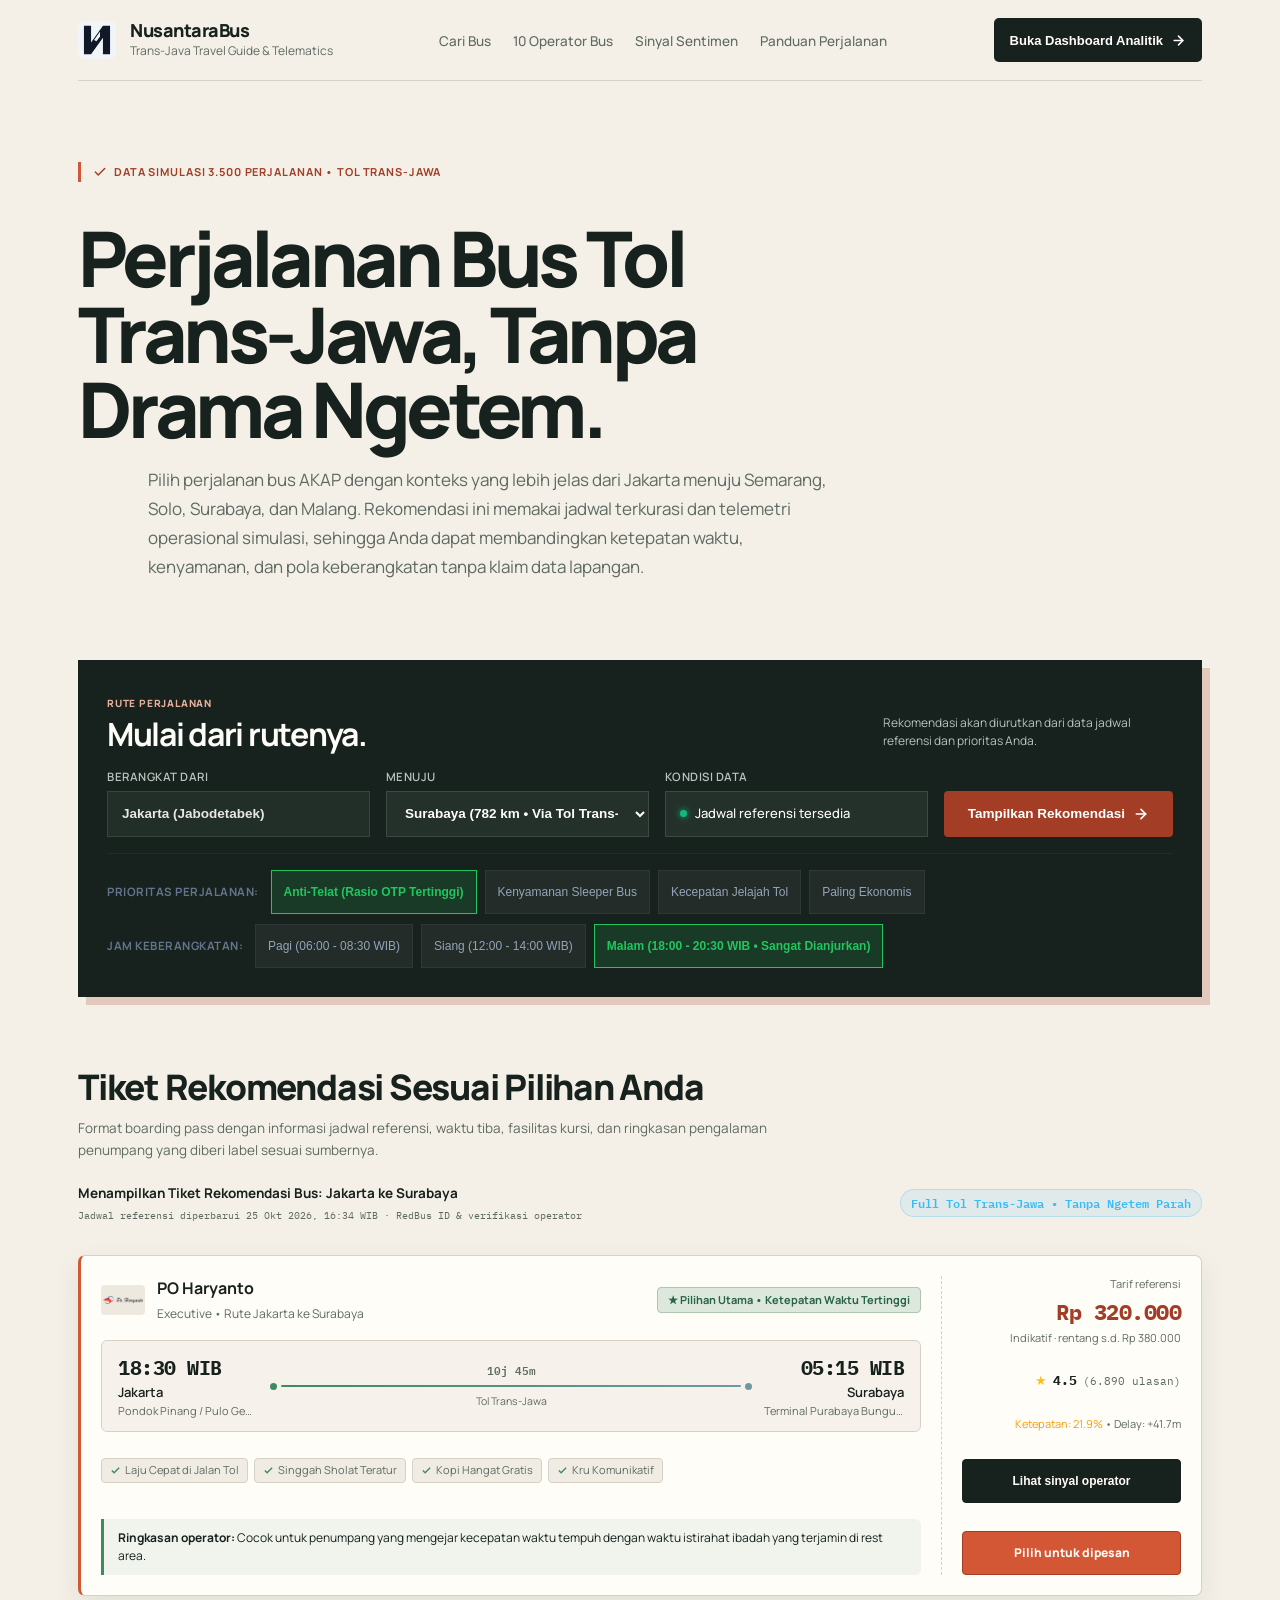
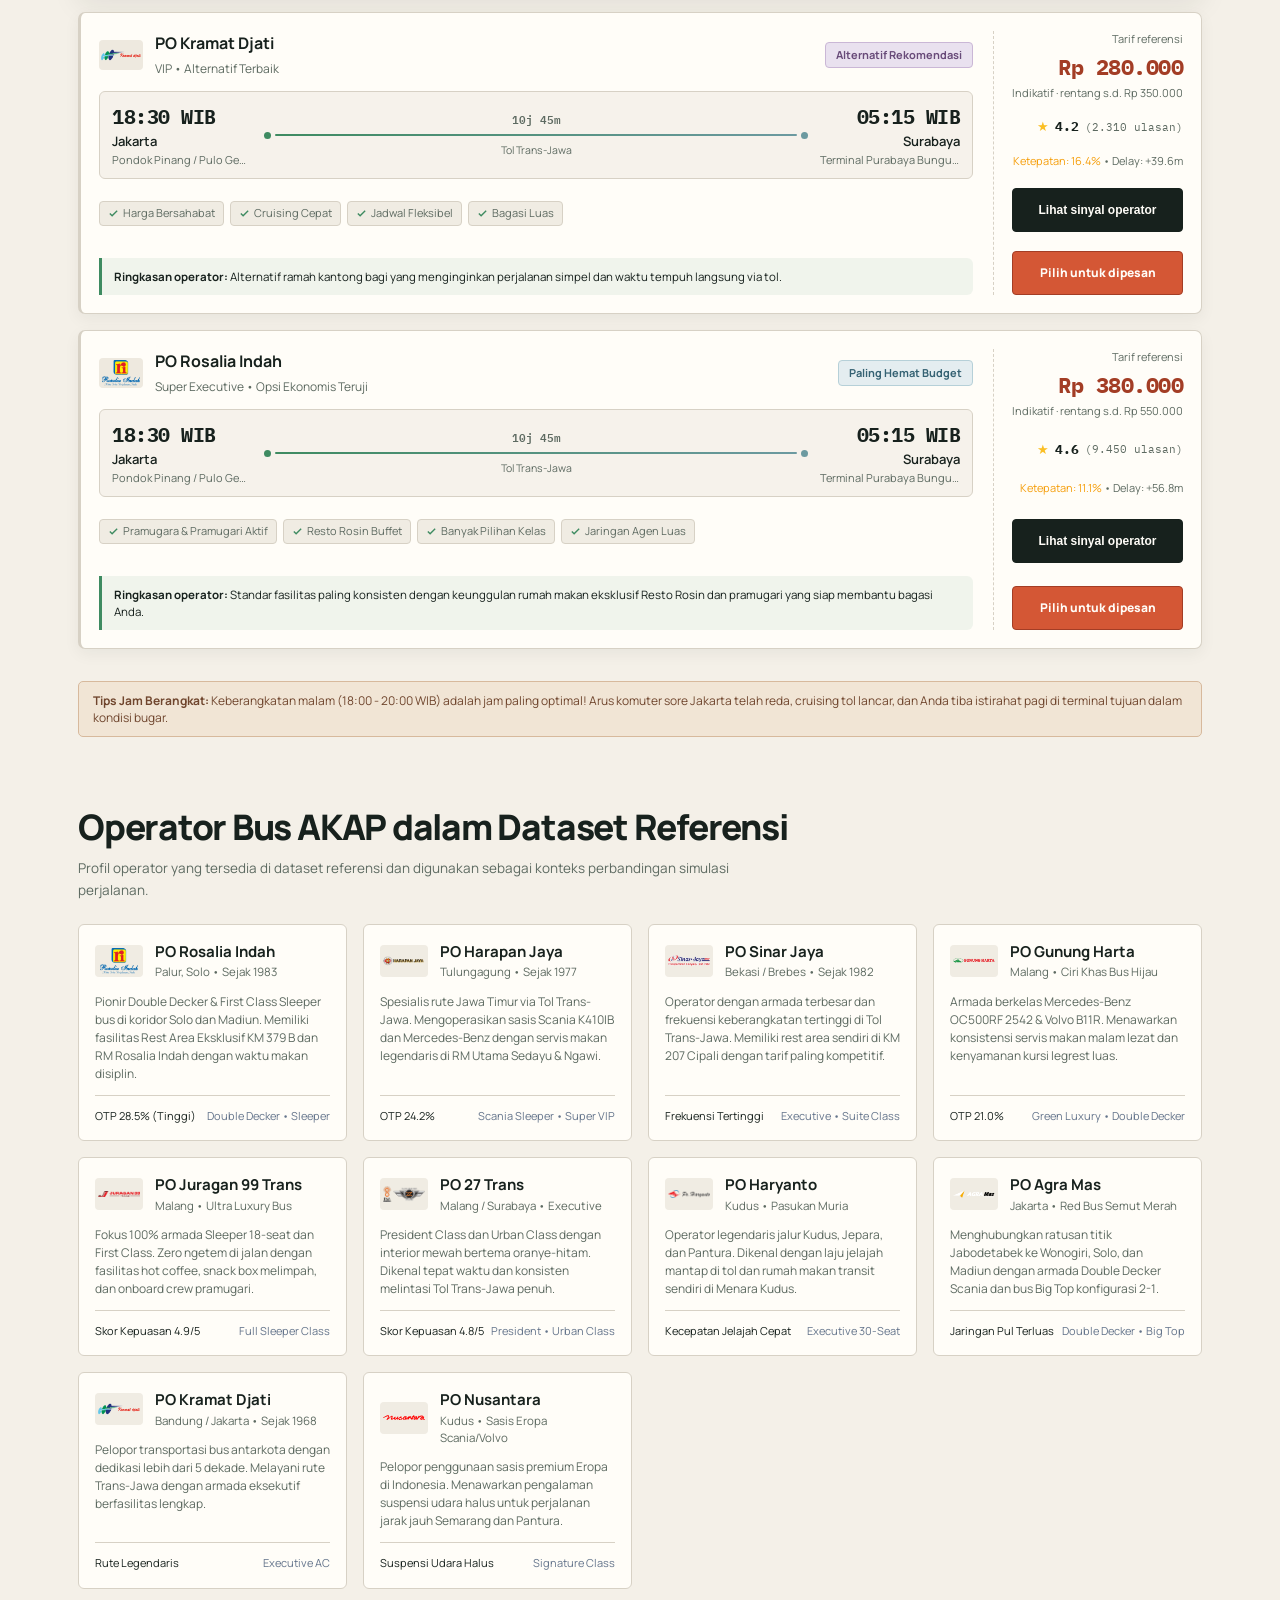
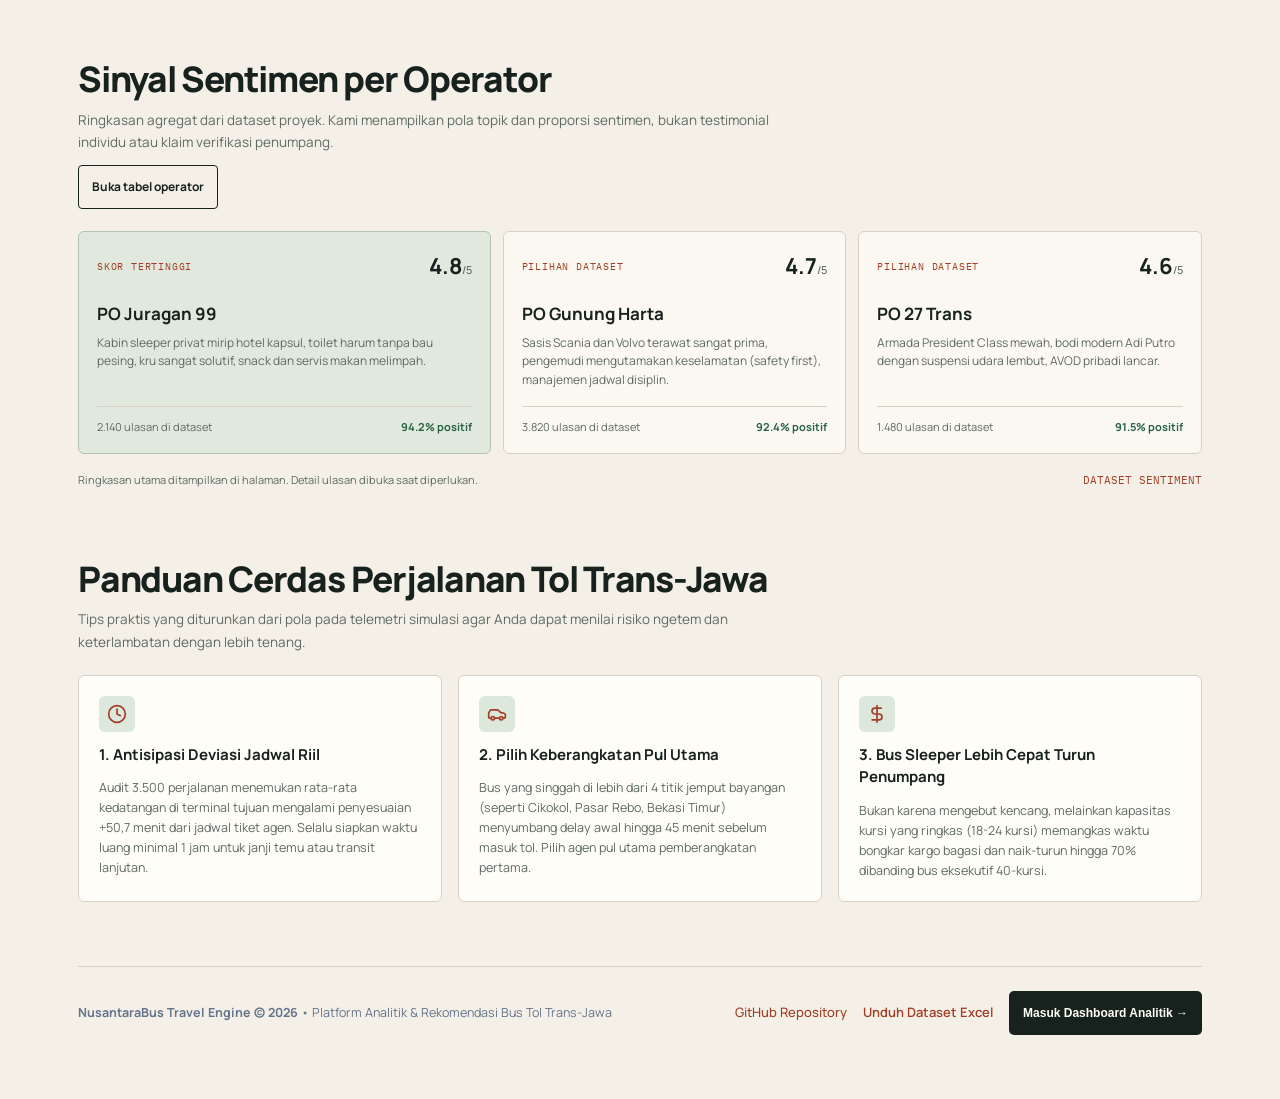
<file: index.html>
<!DOCTYPE html>
<html lang="id">
<head>
  <meta charset="UTF-8">
  <meta name="viewport" content="width=device-width, initial-scale=1.0">
  <meta http-equiv="refresh" content="0; url=landing.html">
  <title>NusantaraBus</title>
</head>
<body>
  <p>Membuka <a href="landing.html">halaman penumpang NusantaraBus</a>...</p>
</body>
</html>
</file>
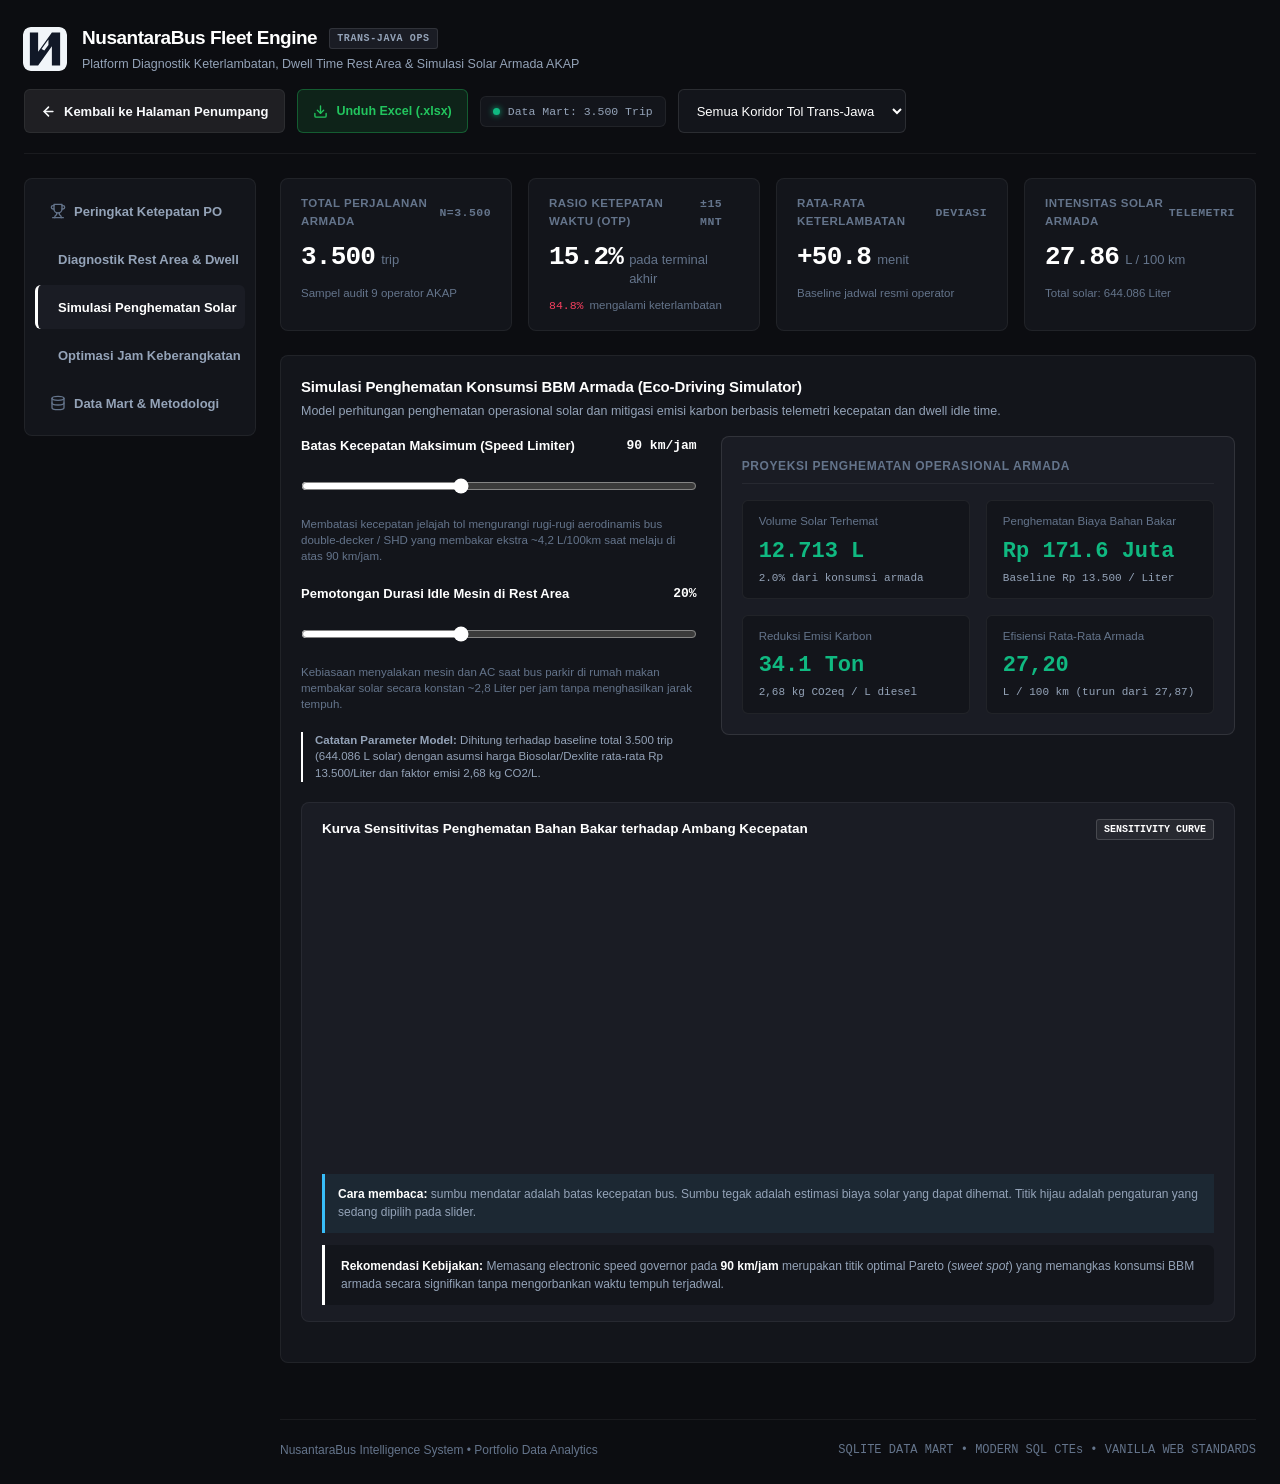
<file: dashboard-fuel.html>
<!DOCTYPE html>
<html lang="id">
<head>
  <meta charset="UTF-8">
  <meta name="viewport" content="width=device-width, initial-scale=1.0">
  <title>NusantaraBus | Fleet Operations Console</title>
  <meta name="description" content="Konsol analitik operasional NusantaraBus.">
  <link rel="icon" type="image/svg+xml" href="assets/branding/favicon.svg">
  <link rel="preconnect" href="https://fonts.googleapis.com">
  <link rel="preconnect" href="https://fonts.gstatic.com" crossorigin>
  <link href="https://fonts.googleapis.com/css2?family=IBM+Plex+Mono:wght@400;500;600&family=Manrope:wght@400;500;600;700;800&display=swap" rel="stylesheet">
  <link rel="stylesheet" href="css/tokens.css">
  <link rel="stylesheet" href="css/style.css">
  <link rel="stylesheet" href="css/dashboard.css">
</head>
<body>
  <div class="app-container">
    <div id="dashboardPageWrap" class="dashboard-page-wrap" style="display: none;">
      <button type="button" class="mobile-sidebar-toggle" id="mobileSidebarToggle" aria-controls="mainTabsNav" aria-expanded="false">
        <span class="mobile-sidebar-toggle-icon" aria-hidden="true">&#9776;</span>
        <span>Menu analitik</span>
      </button>
      <button type="button" class="mobile-sidebar-scrim" id="mobileSidebarScrim" aria-label="Tutup menu analitik"></button>
      
      <!-- Dashboard Top Header Bar -->
      <header class="app-header">
        <div class="brand-section">
          <div class="brand-icon">
            <img src="assets/branding/logo-symbol.svg" alt="NusantaraBus Official Brand Logo" width="44" height="44" style="border-radius: var(--radius-md); display: block;">
          </div>
          <div class="brand-info">
            <div class="brand-heading">
              <h1>NusantaraBus Fleet Engine</h1>
              <span class="brand-tag">TRANS-JAVA OPS</span>
            </div>
            <p class="brand-subtitle">Platform Diagnostik Keterlambatan, Dwell Time Rest Area & Simulasi Solar Armada AKAP</p>
          </div>
        </div>

        <div class="header-controls">
          <button type="button" id="btnBackToLanding" class="btn-back-to-landing" title="Kembali ke Halaman Penumpang">
            <svg width="15" height="15" viewBox="0 0 24 24" fill="none" stroke="currentColor" stroke-width="2.5" stroke-linecap="round" stroke-linejoin="round">
              <line x1="19" y1="12" x2="5" y2="12"/>
              <polyline points="12 19 5 12 12 5"/>
            </svg>
            <span>Kembali ke Halaman Penumpang</span>
          </button>

          <a href="data/nusantarabus_complete_dataset.xlsx" download="nusantarabus_complete_dataset.xlsx" class="btn-excel-download" title="Unduh dataset mentah ulasan sentimen dan jadwal PO bus dalam format Excel (.xlsx)">
            <svg width="15" height="15" viewBox="0 0 24 24" fill="none" stroke="currentColor" stroke-width="2.2" stroke-linecap="round" stroke-linejoin="round">
              <path d="M21 15v4a2 2 0 0 1-2 2H5a2 2 0 0 1-2-2v-4"/>
              <polyline points="7 10 12 15 17 10"/>
              <line x1="12" y1="15" x2="12" y2="3"/>
            </svg>
            <span>Unduh Excel (.xlsx)</span>
          </a>

          <div class="system-status-indicator">
            <span class="radar-dot"></span>
            <span>Data Mart: 3.500 Trip</span>
          </div>

          <select id="corridorSelect" class="corridor-select" aria-label="Pilih Koridor Tol Trans-Jawa">
            <option value="all">Semua Koridor Tol Trans-Jawa</option>
            <option value="sby">Jakarta - Surabaya (782 km)</option>
            <option value="slo">Jakarta - Solo (540 km)</option>
            <option value="smg">Jakarta - Semarang (440 km)</option>
            <option value="mlg">Jakarta - Malang (850 km)</option>
          </select>
        </div>
      </header>

      <!-- Technical Operational KPI Cards -->
      <section id="kpiRowAnalytics" class="kpi-row" style="display: grid;" aria-label="Indikator Kinerja Utama Teknis">
        <article class="kpi-card">
          <div class="kpi-header">
            <span>Total Perjalanan Armada</span>
            <span class="font-mono text-dim">N=3.500</span>
          </div>
          <div class="kpi-value-wrap">
            <div id="kpiTotalTrips" class="kpi-value">3.500</div>
            <span class="kpi-unit">trip</span>
          </div>
          <div class="kpi-footer">
            <span class="text-dim">Sampel audit 9 operator AKAP</span>
          </div>
        </article>

        <article class="kpi-card">
          <div class="kpi-header">
            <span>Rasio Ketepatan Waktu (OTP)</span>
            <span class="font-mono text-dim">&plusmn;15 MNT</span>
          </div>
          <div class="kpi-value-wrap">
            <div id="kpiOtpPct" class="kpi-value text-amber">15.2%</div>
            <span class="kpi-unit">pada terminal akhir</span>
          </div>
          <div class="kpi-footer">
            <span class="text-severe font-mono">84.8%</span>
            <span class="text-dim">mengalami keterlambatan</span>
          </div>
        </article>

        <article class="kpi-card">
          <div class="kpi-header">
            <span>Rata-Rata Keterlambatan</span>
            <span class="font-mono text-dim">DEVIASI</span>
          </div>
          <div class="kpi-value-wrap">
            <div id="kpiMeanDelay" class="kpi-value text-severe">+50.7</div>
            <span class="kpi-unit">menit</span>
          </div>
          <div class="kpi-footer">
            <span class="text-dim">Baseline jadwal resmi operator</span>
          </div>
        </article>

        <article class="kpi-card">
          <div class="kpi-header">
            <span>Intensitas Solar Armada</span>
            <span class="font-mono text-dim">TELEMETRI</span>
          </div>
          <div class="kpi-value-wrap">
            <div id="kpiFuelIntensity" class="kpi-value">27.87</div>
            <span class="kpi-unit">L / 100 km</span>
          </div>
          <div class="kpi-footer">
            <span class="text-dim">Total solar: 644.086 Liter</span>
          </div>
        </article>
      </section>

      <!-- Analytics Navigation Tabs -->
      <nav id="mainTabsNav" class="tabs-nav dashboard-sidebar" style="display: flex;" aria-label="Navigasi Analitik">
        <a class="tab-btn active" data-tab="leaderboard" href="dashboard.html">
          <svg viewBox="0 0 24 24" fill="none" stroke="currentColor" stroke-width="2" stroke-linecap="round" stroke-linejoin="round">
            <path d="M6 9H4.5a2.5 2.5 0 0 1 0-5H6"/>
            <path d="M18 9h1.5a2.5 2.5 0 0 0 0-5H18"/>
            <path d="M4 22h16"/>
            <path d="M10 14.66V17c0 .55-.47.98-.97 1.21C7.85 18.75 7 20.24 7 22"/>
            <path d="M14 14.66V17c0 .55.47.98.97 1.21C16.15 18.75 17 20.24 17 22"/>
            <path d="M18 2H6v7a6 6 0 0 0 12 0V2Z"/>
          </svg>
          <span>Peringkat Ketepatan PO</span>
        </a>

        <a class="tab-btn" data-tab="waterfall" href="dashboard-waterfall.html">
          <svg viewBox="0 0 24 24" fill="none" stroke="currentColor" stroke-width="2" stroke-linecap="round" stroke-linejoin="round">
            <line x1="18" y1="20" x2="18" y2="10"/>
            <line x1="12" y1="20" x2="12" y2="4"/>
            <line x1="6" y1="20" x2="6" y2="14"/>
          </svg>
          <span>Diagnostik Rest Area & Dwell</span>
        </a>

        <a class="tab-btn" data-tab="simulator" href="dashboard-fuel.html">
          <svg viewBox="0 0 24 24" fill="none" stroke="currentColor" stroke-width="2" stroke-linecap="round" stroke-linejoin="round">
            <line x1="3" y1="22" x2="21" y2="22"/>
            <line x1="6" y1="18" x2="6" y2="11"/>
            <line x1="10" y1="18" x2="10" y2="11"/>
            <path d="M14 22V7a2 2 0 0 0-2-2H6a2 2 0 0 0-2 2v15"/>
            <path d="M14 13h2a2 2 0 0 1 2 2v2a2 2 0 0 0 2 2h0a2 2 0 0 0 2-2V9.83a2 2 0 0 0-.59-1.42L18 5"/>
          </svg>
          <span>Simulasi Penghematan Solar</span>
        </a>

        <a class="tab-btn" data-tab="hourly" href="dashboard-hourly.html">
          <svg viewBox="0 0 24 24" fill="none" stroke="currentColor" stroke-width="2" stroke-linecap="round" stroke-linejoin="round">
            <circle cx="12" cy="12" r="10"/>
            <polyline points="12 6 12 12 16 14"/>
          </svg>
          <span>Optimasi Jam Keberangkatan</span>
        </a>

        <a class="tab-btn" data-tab="methodology" href="dashboard-methodology.html">
          <svg viewBox="0 0 24 24" fill="none" stroke="currentColor" stroke-width="2" stroke-linecap="round" stroke-linejoin="round">
            <ellipse cx="12" cy="5" rx="9" ry="3"/>
            <path d="M21 12c0 1.66-4 3-9 3s-9-1.34-9-3"/>
            <path d="M3 5v14c0 1.66 4 3 9 3s9-1.34 9-3V5"/>
          </svg>
          <span>Data Mart & Metodologi</span>
        </a>
      </nav>

      <!-- TAB PANELS FOR ANALYTICS -->
      <main>
<!-- TAB 1: OPERATOR LEADERBOARD -->
      <section id="tab-leaderboard" class="tab-panel">
        <div class="panel-card">
          <div class="panel-header">
            <div>
              <h2 class="panel-title">Peringkat Kinerja Ketepatan Waktu Operator Bus (PO)</h2>
              <p class="panel-desc">Evaluasi komprehensif keandalan kedatangan armada: rasio on-time performance (OTP), dekomposisi 4-kategori keterlambatan, dan deviasi menit tiba di terminal tujuan.</p>
            </div>
            
            <div class="legend-group">
              <span class="legend-item"><span class="legend-swatch" style="background:#10b981;"></span>Tepat Waktu (&lt;15 mnt)</span>
              <span class="legend-item"><span class="legend-swatch" style="background:#38bdf8;"></span>Minor (15-30 mnt)</span>
              <span class="legend-item"><span class="legend-swatch" style="background:#f59e0b;"></span>Moderat (30-60 mnt)</span>
              <span class="legend-item"><span class="legend-swatch" style="background:#ef4444;"></span>Kritis (&gt;60 mnt)</span>
              <span class="legend-item"><span class="legend-swatch" style="background:#f8fafc; border-radius: 50%;"></span>Rata-Rata Delay (Menit)</span>
            </div>
          </div>

          <div class="chart-box">
            <div class="chart-header-row">
              <div class="chart-title-sm">
                <span>Distribusi Ketepatan Waktu &amp; Deviasi Keterlambatan per Operator</span>
              </div>
              <span class="chart-badge">PUNCTUALITY PROFILE</span>
            </div>
            <div class="chart-canvas-wrap">
              <canvas id="chartLeaderboardTradeoff"></canvas>
            </div>
            <div class="chart-reading-guide">
              <strong>Cara membaca:</strong> setiap batang berjumlah 100% dari perjalanan operator. Hijau berarti tiba dalam toleransi 15 menit. Garis biru menunjukkan rata-rata keterlambatan dalam menit, bukan persentase.
            </div>
            <div class="chart-insight-box">
              <strong>Temuan Data Ketepatan Waktu:</strong> PO kelas First Class / Sleeper (Juragan 99 &amp; 27 Trans) mendominasi kedatangan tepat waktu (&gt;44%) dengan keterlambatan kritis di bawah 11%. Sebaliknya, bus eksekutif reguler dengan banyak agen bayangan mencatat keterlambatan moderat hingga kritis (&gt;30 menit) mencapai 55% hingga 68% perjalanan, memperpanjang rata-rata deviasi tiba hingga +45 sampai +58 menit.
            </div>
          </div>

          <div class="table-responsive">
            <table class="data-table">
              <thead>
                <tr>
                  <th>Rank</th>
                  <th>Perusahaan Otobus (PO)</th>
                  <th>Trip Selesai</th>
                  <th>Distribusi Ketepatan</th>
                  <th>Rasio OTP (&le;15 mnt)</th>
                  <th>Rata-Rata Delay</th>
                  <th>Delay Kritis (&gt;60 mnt)</th>
                  <th>Kecepatan Jelajah</th>
                  <th>Status Keandalan</th>
                </tr>
              </thead>
              <tbody id="leaderboardTableBody">
                <!-- Dynamically rendered by js/app.js -->
              </tbody>
            </table>
          </div>
        </div>
      </section>

      <!-- TAB 2: DWELL BOTTLENECK WATERFALL -->
      <section id="tab-waterfall" class="tab-panel">
        <div class="panel-card">
          <div class="panel-header">
            <div>
              <h2 class="panel-title">Dekomposisi Keterlambatan per Titik Transit (Stage Waterfall)</h2>
              <p class="panel-desc">Mengurai akumulasi delay di sepanjang koridor Tol Trans-Jawa dari gerbang keberangkatan hingga terminal kedatangan.</p>
            </div>
          </div>

          <div class="chart-box">
            <div class="chart-header-row">
              <div class="chart-title-sm">
                <span>Dinamika Akumulasi Keterlambatan Kumulatif per Titik Transit (Waterfall)</span>
              </div>
              <span class="chart-badge">PROGRESSION DYNAMICS</span>
            </div>
            <div class="chart-canvas-wrap">
              <canvas id="chartWaterfallProgression"></canvas>
            </div>
            <div class="chart-reading-guide">
              <strong>Cara membaca:</strong> batang menunjukkan tambahan atau pengurangan delay di satu titik. Batang di bawah nol berarti bus memulihkan waktu. Garis menunjukkan total delay yang sudah terkumpul sampai titik tersebut.
            </div>
            <div class="chart-insight-box">
              <strong>Temuan Bottleneck:</strong> Sebanyak <strong>76.2%</strong> dari total penambahan keterlambatan terjadi sebelum bus masuk gerbang Tol Cikampek Utama (akibat ngetem terminal keberangkatan dan antrean arteri perkotaan). Jalur tol justru menjadi zona pemulihan waktu (<em>speed catch-up</em>) dengan deviasi negatif (-5,6 menit).
            </div>
          </div>

          <div id="waterfallCardsGrid" class="waterfall-grid">
            <!-- Dynamically rendered by js/app.js -->
          </div>

          <div class="panel-header" style="margin-top: var(--space-6); border-top: 1px solid var(--border-subtle); padding-top: var(--space-5);">
            <div>
              <h3 class="panel-title">Eskalasi Keterlambatan: Hubungan Delay Keberangkatan vs Kedatangan</h3>
              <p class="panel-desc">Dampak keterlambatan awal terhadap peluang bus tiba tepat waktu di kota tujuan (Fenomena Delay Propagation).</p>
            </div>
          </div>

          <div class="table-responsive">
            <table class="data-table">
              <thead>
                <tr>
                  <th>Braket Delay Keberangkatan</th>
                  <th>Jumlah Trip</th>
                  <th>Rata-rata Delay Berangkat</th>
                  <th>Rata-rata Delay Tiba</th>
                  <th>Eskalasi Bersih di Jalan</th>
                  <th>Peluang Tiba Tepat Waktu</th>
                </tr>
              </thead>
              <tbody id="propagationTableBody">
                <!-- Dynamically rendered by js/app.js -->
              </tbody>
            </table>
          </div>
        </div>
      </section>

      <!-- TAB 3: FUEL & ECO-SPEED SIMULATOR -->
      <section id="tab-simulator" class="tab-panel">
        <div class="panel-card">
          <div class="panel-header">
            <div>
              <h2 class="panel-title">Simulasi Penghematan Konsumsi BBM Armada (Eco-Driving Simulator)</h2>
              <p class="panel-desc">Model perhitungan penghematan operasional solar dan mitigasi emisi karbon berbasis telemetri kecepatan dan dwell idle time.</p>
            </div>
          </div>

          <div class="simulator-layout">
            <div class="simulator-controls">
              <div class="control-group">
                <div class="control-header">
                  <label for="speedSlider" class="control-label">Batas Kecepatan Maksimum (Speed Limiter)</label>
                  <span id="speedVal" class="control-val-display">90 km/jam</span>
                </div>
                <input type="range" id="speedSlider" class="slider-input" min="80" max="105" step="1" value="90">
                <p class="control-hint">Membatasi kecepatan jelajah tol mengurangi rugi-rugi aerodinamis bus double-decker / SHD yang membakar ekstra ~4,2 L/100km saat melaju di atas 90 km/jam.</p>
              </div>

              <div class="control-group">
                <div class="control-header">
                  <label for="idleSlider" class="control-label">Pemotongan Durasi Idle Mesin di Rest Area</label>
                  <span id="idleVal" class="control-val-display">20%</span>
                </div>
                <input type="range" id="idleSlider" class="slider-input" min="0" max="50" step="5" value="20">
                <p class="control-hint">Kebiasaan menyalakan mesin dan AC saat bus parkir di rumah makan membakar solar secara konstan ~2,8 Liter per jam tanpa menghasilkan jarak tempuh.</p>
              </div>

              <div class="simulation-audit-note">
                <strong>Catatan Parameter Model:</strong> Dihitung terhadap baseline total 3.500 trip (644.086 L solar) dengan asumsi harga Biosolar/Dexlite rata-rata Rp 13.500/Liter dan faktor emisi 2,68 kg CO2/L.
              </div>
            </div>

            <div class="simulator-results">
              <div class="results-header">Proyeksi Penghematan Operasional Armada</div>
              
              <div class="results-grid">
                <div class="result-metric-card">
                  <div class="result-label">Volume Solar Terhemat</div>
                  <div id="resSavedLiters" class="result-big-val font-mono">15.420 L</div>
                  <div id="resSavedPct" class="result-sub font-mono">2.4% dari konsumsi armada</div>
                </div>

                <div class="result-metric-card">
                  <div class="result-label">Penghematan Biaya Bahan Bakar</div>
                  <div id="resSavedCost" class="result-big-val font-mono">Rp 208,2 Juta</div>
                  <div class="result-sub font-mono">Baseline Rp 13.500 / Liter</div>
                </div>

                <div class="result-metric-card">
                  <div class="result-label">Reduksi Emisi Karbon</div>
                  <div id="resCo2" class="result-big-val font-mono">41,3 Ton</div>
                  <div class="result-sub font-mono">2,68 kg CO2eq / L diesel</div>
                </div>

                <div class="result-metric-card">
                  <div class="result-label">Efisiensi Rata-Rata Armada</div>
                  <div class="result-big-val font-mono">27,20</div>
                  <div class="result-sub font-mono">L / 100 km (turun dari 27,87)</div>
                </div>
              </div>
            </div>
          </div>

          <div class="chart-box" style="margin-top: var(--space-5);">
            <div class="chart-header-row">
              <div class="chart-title-sm">
                <span>Kurva Sensitivitas Penghematan Bahan Bakar terhadap Ambang Kecepatan</span>
              </div>
              <span class="chart-badge">SENSITIVITY CURVE</span>
            </div>
            <div class="chart-canvas-wrap">
              <canvas id="chartFuelSensitivity"></canvas>
            </div>
            <div class="chart-reading-guide">
              <strong>Cara membaca:</strong> sumbu mendatar adalah batas kecepatan bus. Sumbu tegak adalah estimasi biaya solar yang dapat dihemat. Titik hijau adalah pengaturan yang sedang dipilih pada slider.
            </div>
            <div class="chart-insight-box">
              <strong>Rekomendasi Kebijakan:</strong> Memasang electronic speed governor pada <strong>90 km/jam</strong> merupakan titik optimal Pareto (<em>sweet spot</em>) yang memangkas konsumsi BBM armada secara signifikan tanpa mengorbankan waktu tempuh terjadwal.
            </div>
          </div>
        </div>
      </section>

      <!-- TAB 4: HOURLY DEPARTURE OPTIMIZER -->
      <section id="tab-hourly" class="tab-panel">
        <div class="panel-card">
          <div class="panel-header">
            <div>
              <h2 class="panel-title">Rekomendasi Jam Keberangkatan Tol Trans-Jawa</h2>
              <p class="panel-desc">Analisis profil kemacetan jam sibuk Tol Jakarta-Cikampek & antrean Gerbang Tol Kalikangkung berdasarkan jam berangkat bus.</p>
            </div>
          </div>

          <div class="dest-selector-bar">
            <button class="dest-filter-btn active" data-dest="SBY">Tujuan Surabaya (782 km)</button>
            <button class="dest-filter-btn" data-dest="SLO">Tujuan Solo (540 km)</button>
            <button class="dest-filter-btn" data-dest="SMG">Tujuan Semarang (440 km)</button>
            <button class="dest-filter-btn" data-dest="MLG">Tujuan Malang (850 km)</button>
          </div>

          <div id="recommendationAlert" class="advice-dual-card">
            <!-- Dynamically populated by js/app.js -->
          </div>

          <div class="chart-box" style="margin-top: var(--space-4);">
            <div class="chart-header-row">
              <div class="chart-title-sm">
                <span>Profil Kemacetan & Peluang Ketepatan per Jam Keberangkatan (Dual-Axis)</span>
              </div>
              <span class="chart-badge">TEMPORAL PROFILE</span>
            </div>
            <div class="chart-canvas-wrap">
              <canvas id="chartHourlyProfile"></canvas>
            </div>
            <div class="chart-reading-guide">
              <strong>Cara membaca:</strong> batang menunjukkan rata-rata keterlambatan dalam menit. Garis hijau menunjukkan persentase perjalanan yang tiba dalam toleransi 15 menit. Bandingkan jam dengan batang paling pendek dan garis paling tinggi.
            </div>
          </div>

          <div class="panel-header" style="margin-top: var(--space-5); margin-bottom: var(--space-3);">
            <h3 class="panel-title" style="font-size: 13.5px;">Distribusi Deviasi Keterlambatan per Jam Keberangkatan</h3>
          </div>

          <div id="hourlyChartContainer" class="hourly-chart-list">
            <!-- Dynamically rendered horizontal bars by js/app.js -->
          </div>
        </div>
      </section>

      <!-- TAB 5: METHODOLOGY & DATA MART -->
      <section id="tab-methodology" class="tab-panel">
        <div class="panel-card">
          <div class="panel-header">
            <div>
              <h2 class="panel-title">Arsitektur Data Mart & Metodologi Analitik</h2>
              <p class="panel-desc">Dokumentasi teknis schema star, jadwal referensi, dan pipeline telemetri simulasi untuk analitik operasional.</p>
            </div>
          </div>

          <div class="methodology-grid">
            <div class="method-block">
              <div class="method-title">
                <svg width="18" height="18" viewBox="0 0 24 24" fill="none" stroke="currentColor" stroke-width="2">
                  <path d="M21 16V8a2 2 0 0 0-1-1.73l-7-4a2 2 0 0 0-2 0l-7 4A2 2 0 0 0 3 8v8a2 2 0 0 0 1 1.73l7 4a2 2 0 0 0 2 0l7-4A2 2 0 0 0 21 16z"/>
                </svg>
                Star Schema Data Mart (SQLite)
              </div>
              <div class="method-body">
                Model data analitik terstruktur dengan <code>fact_trips</code> (3.500 baris trip individual) dan <code>fact_trip_stages</code> (17.500 baris checkpoint tahapan transit) yang terhubung ke 4 tabel dimensi:
                <br><br>
                &bull; <code>dim_operator</code>: 9 PO bus antarkota AKAP utama.<br>
                &bull; <code>dim_route</code>: 4 koridor jarak jauh arteri Trans-Jawa.<br>
                &bull; <code>dim_stage</code>: 5 waypoint tahapan kritis tol.<br>
                &bull; <code>dim_date</code>: Dimensi kalender temporal.
              </div>
            </div>

            <div class="method-block">
              <div class="method-title">
                <svg width="18" height="18" viewBox="0 0 24 24" fill="none" stroke="currentColor" stroke-width="2">
                  <circle cx="12" cy="12" r="10"/>
                  <line x1="12" y1="16" x2="12" y2="12"/>
                  <line x1="12" y1="8" x2="12.01" y2="8"/>
                </svg>
                Integritas Data & Validasi Lapangan
              </div>
              <div class="method-body">
                Dataset jadwal referensi dari <code>redbus_scraper.py</code> (26 entri kurasi) diperkaya dengan metadata koridor dan telemetri simulasi fisika:
                <br><br>
                &bull; Koefisien konsumsi solar idle: <strong>2,8 L / jam</strong> (mesin Scania/Mercedes 12.000cc).<br>
                &bull; Hambatan aerodinamis &gt;90 km/jam: penalti <strong>+4,2 L / 100 km</strong>.<br>
                &bull; Pengujian ketat melalui 10 unit test otomatis (100% lulus di CI).
              </div>
            </div>
          </div>
        </div>
      </section>
      </main>

      <!-- Dashboard Footer -->
      <footer class="app-footer">
        <div>
          <span>NusantaraBus Intelligence System &bull; Portfolio Data Analytics</span>
        </div>
        <div>
          <span class="font-mono">SQLITE DATA MART &bull; MODERN SQL CTEs &bull; VANILLA WEB STANDARDS</span>
        </div>
      </footer>

    </div><!-- /#dashboardPageWrap -->

  </div>  </div>
  <script src="js/data.js"></script>
  <script src="js/chart.umd.min.js"></script>
  <script src="js/app.js"></script>
</body>
</html>
</file>
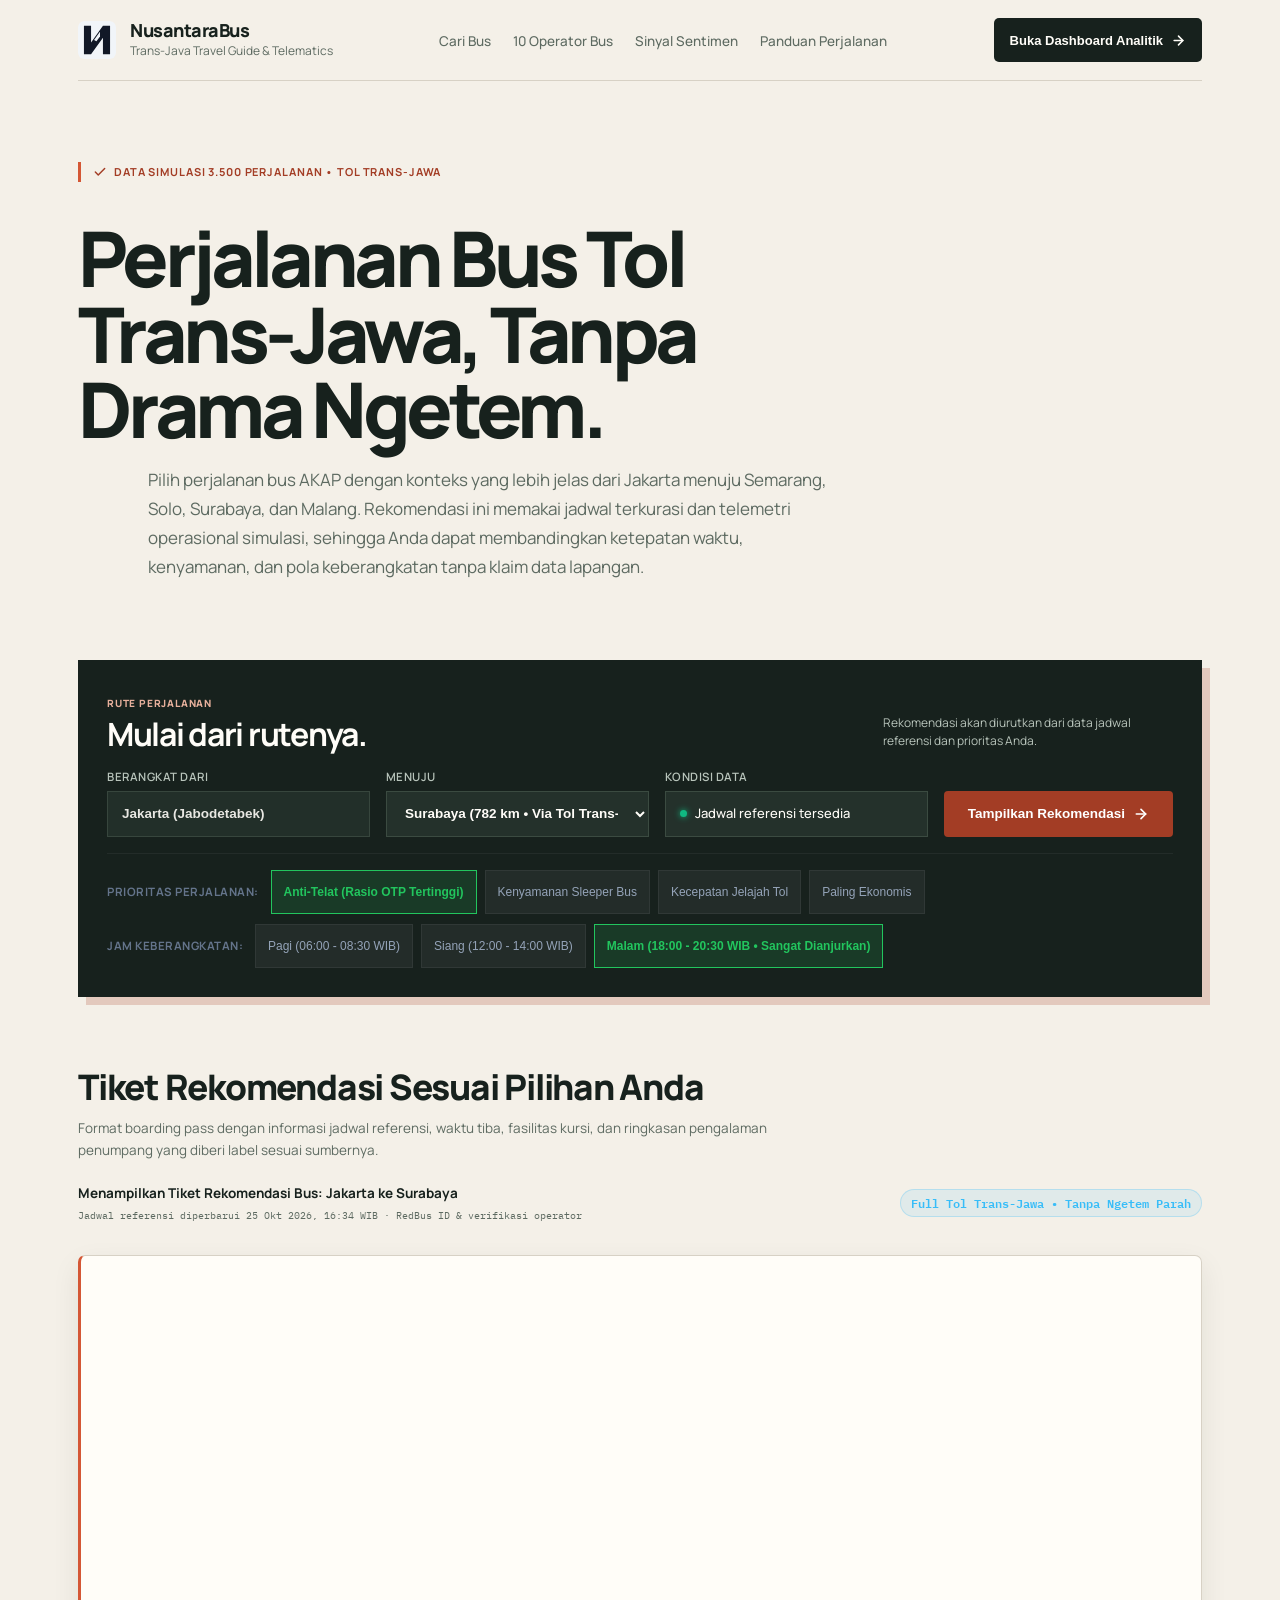
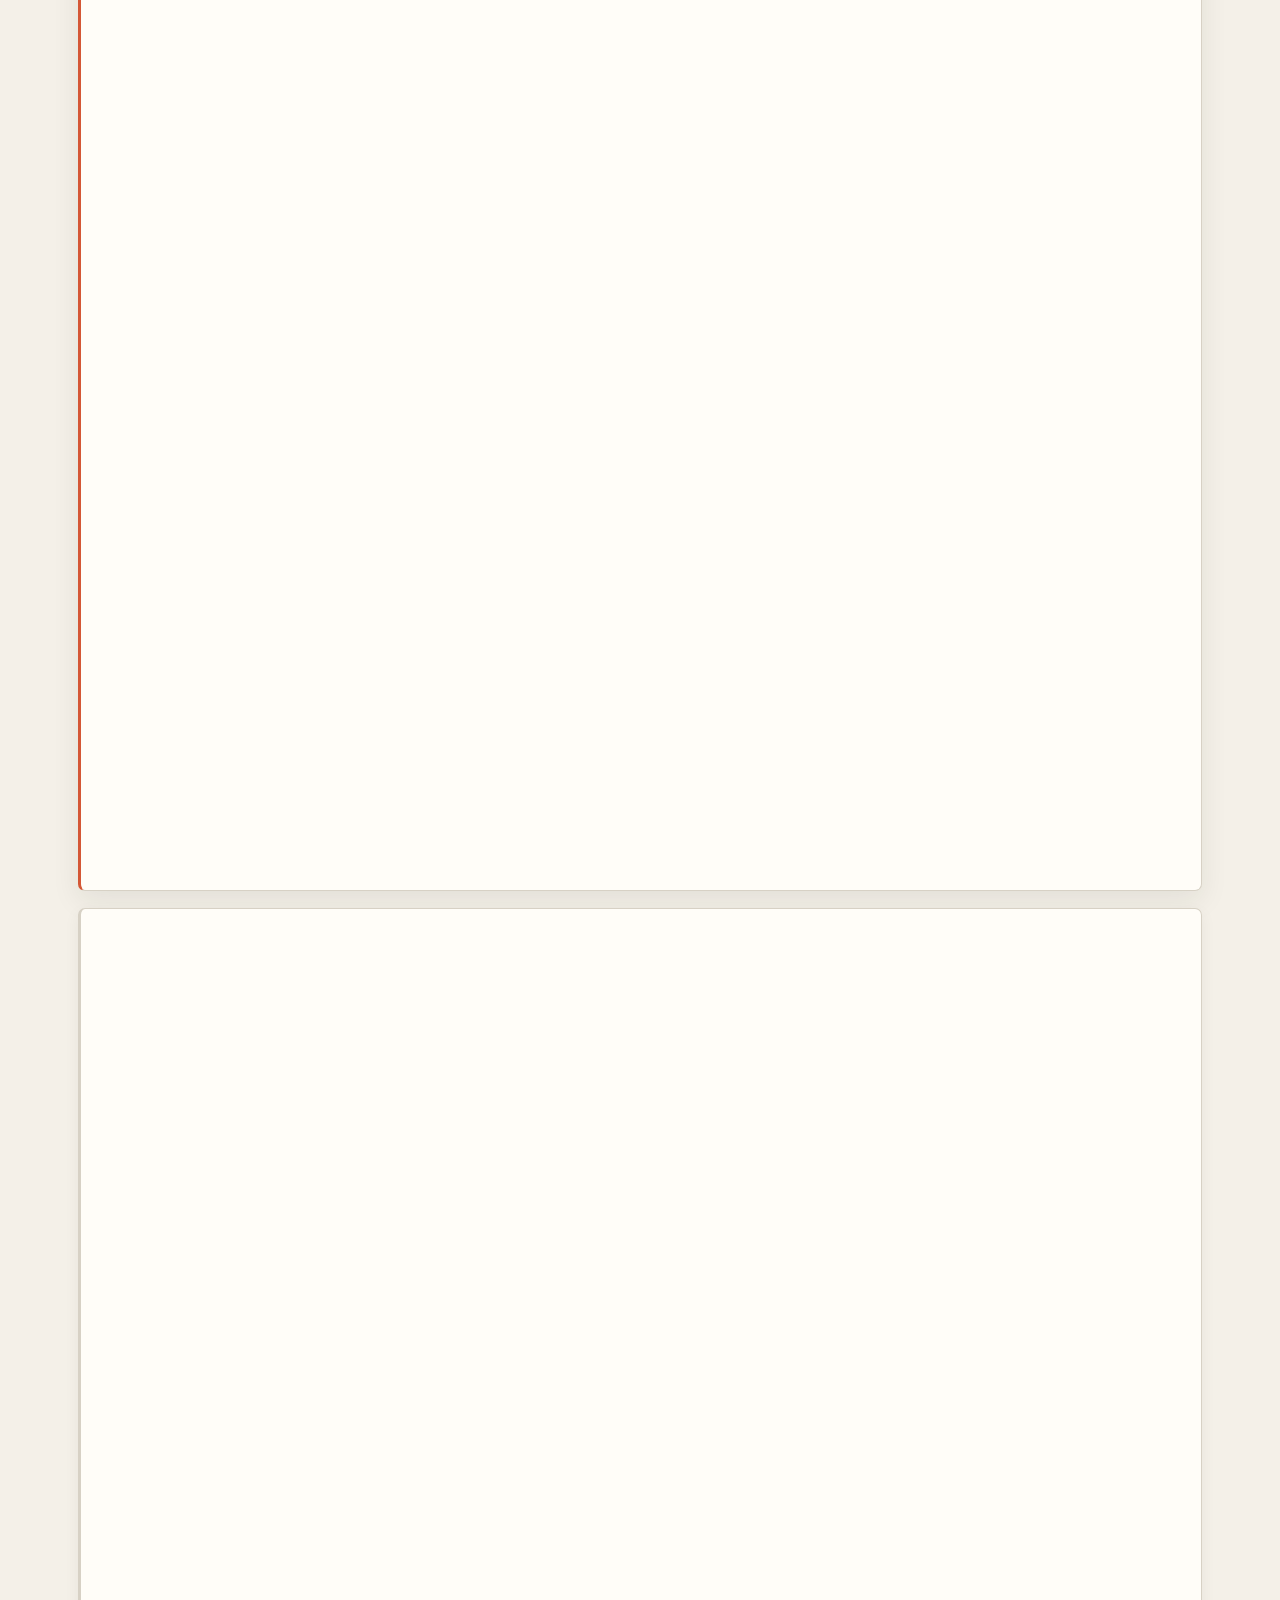
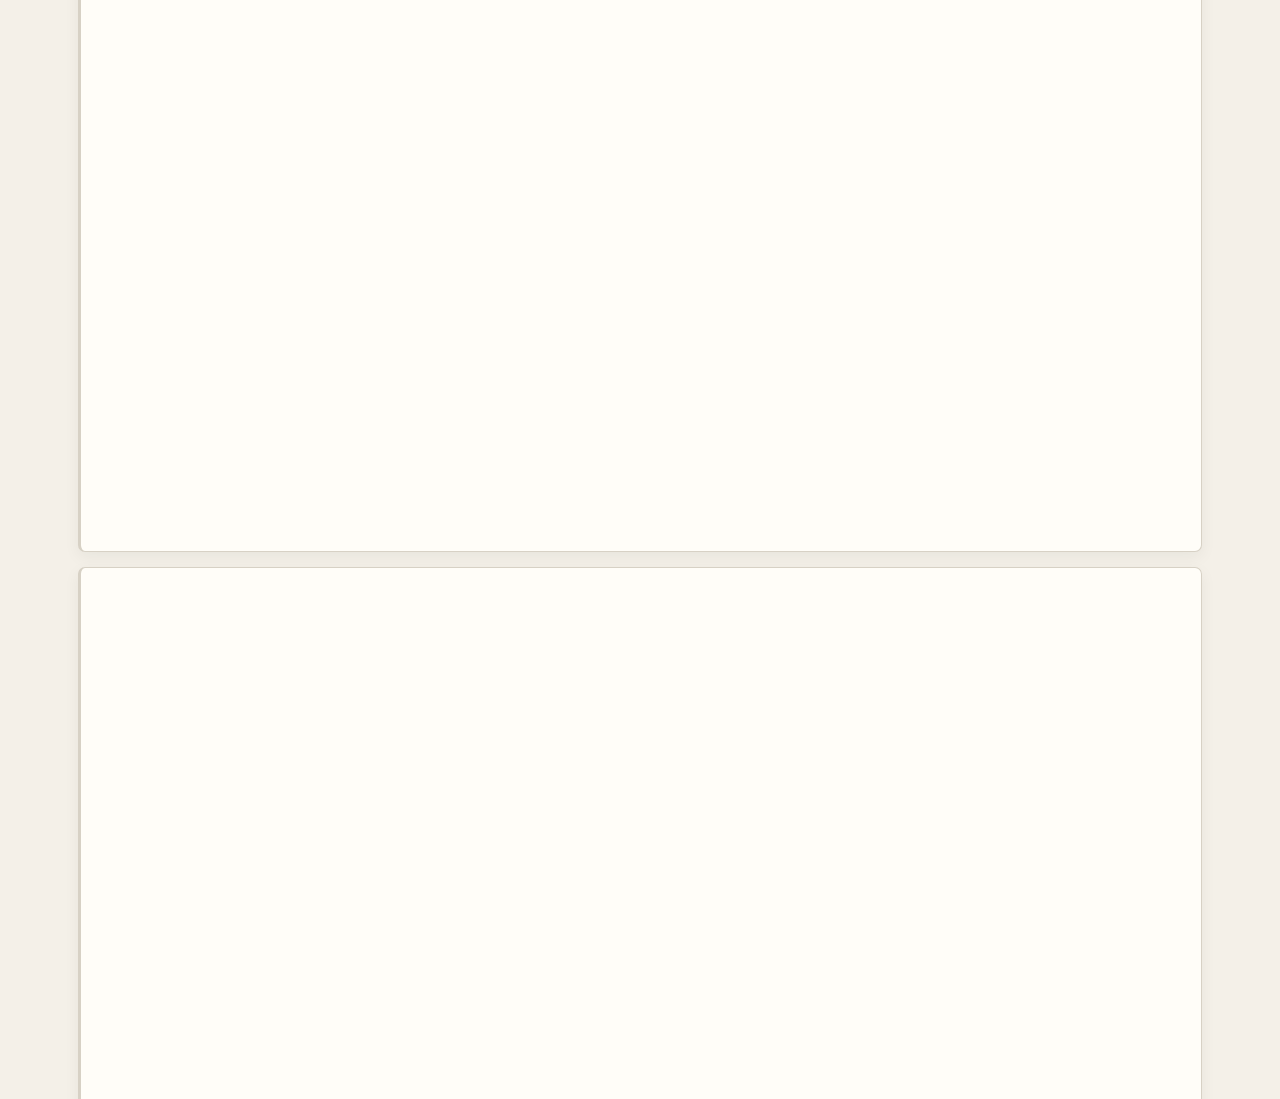
<file: landing.html>
<!DOCTYPE html>
<html lang="id">
<head>
  <meta charset="UTF-8">
  <meta name="viewport" content="width=device-width, initial-scale=1.0">
  <title>NusantaraBus | Pilih perjalanan dengan lebih tenang</title>
  <meta name="description" content="Panduan perjalanan bus AKAP Trans-Jawa berbasis jadwal dan data simulasi operasional.">
  <link rel="icon" type="image/svg+xml" href="assets/branding/favicon.svg">
  <link rel="preconnect" href="https://fonts.googleapis.com">
  <link rel="preconnect" href="https://fonts.gstatic.com" crossorigin>
  <link href="https://fonts.googleapis.com/css2?family=IBM+Plex+Mono:wght@400;500;600&family=Manrope:wght@400;500;600;700;800&display=swap" rel="stylesheet">
  <link rel="stylesheet" href="css/tokens.css">
  <link rel="stylesheet" href="css/style.css">
  <link rel="stylesheet" href="css/landing.css">
</head>
<body>
  <div class="app-container">
    <div id="landingPageWrap" class="landing-page-wrap">
      
      <!-- Landing Navbar -->
      <nav class="landing-navbar">
        <div class="landing-brand">
          <img src="assets/branding/logo-symbol.svg" alt="NusantaraBus Official Brand Logo" class="landing-brand-logo">
          <div>
            <div class="landing-brand-title">NusantaraBus</div>
            <div class="landing-brand-sub">Trans-Java Travel Guide & Telematics</div>
          </div>
        </div>

        <ul class="landing-nav-links">
          <li><a href="#searchSection" class="landing-nav-link">Cari Bus</a></li>
          <li><a href="#operatorsSection" class="landing-nav-link">10 Operator Bus</a></li>
          <li><a href="#reviewsSection" class="landing-nav-link">Sinyal Sentimen</a></li>
          <li><a href="#guideSection" class="landing-nav-link">Panduan Perjalanan</a></li>
        </ul>

        <div class="landing-nav-actions">
          <a href="data/nusantarabus_complete_dataset.xlsx" download="nusantarabus_complete_dataset.xlsx" class="btn-excel-download" title="Unduh dataset mentah 80 ulasan sentimen dan jadwal PO bus dalam format Excel (.xlsx)">
            <svg width="14" height="14" viewBox="0 0 24 24" fill="none" stroke="currentColor" stroke-width="2.2" stroke-linecap="round" stroke-linejoin="round">
              <path d="M21 15v4a2 2 0 0 1-2 2H5a2 2 0 0 1-2-2v-4"/>
              <polyline points="7 10 12 15 17 10"/>
              <line x1="12" y1="15" x2="12" y2="3"/>
            </svg>
            <span>Unduh Excel (.xlsx)</span>
          </a>

          <button type="button" id="btnCtaAnalytics" class="btn-cta-analytics" title="Buka Dashboard Analitik Operasional Armada">
            <span>Buka Dashboard Analitik</span>
            <svg width="15" height="15" viewBox="0 0 24 24" fill="none" stroke="currentColor" stroke-width="2.5" stroke-linecap="round" stroke-linejoin="round">
              <line x1="5" y1="12" x2="19" y2="12"/>
              <polyline points="12 5 19 12 12 19"/>
            </svg>
          </button>
        </div>
      </nav>

      <!-- Landing Hero Section -->
      <header class="landing-hero">
        <div class="landing-badge-pill">
          <svg width="14" height="14" viewBox="0 0 24 24" fill="none" stroke="currentColor" stroke-width="2.5" stroke-linecap="round" stroke-linejoin="round">
            <polyline points="20 6 9 17 4 12"/>
          </svg>
          <span>DATA SIMULASI 3.500 PERJALANAN &bull; TOL TRANS-JAWA</span>
        </div>

        <h1 class="landing-headline">Perjalanan Bus Tol Trans-Jawa, Tanpa Drama Ngetem.</h1>
        <p class="landing-subheadline">
          Pilih perjalanan bus AKAP dengan konteks yang lebih jelas dari Jakarta menuju Semarang, Solo, Surabaya, dan Malang. Rekomendasi ini memakai jadwal terkurasi dan telemetri operasional simulasi, sehingga Anda dapat membandingkan ketepatan waktu, kenyamanan, dan pola keberangkatan tanpa klaim data lapangan.
        </p>
      </header>

      <!-- Floating Modern Travel Search Widget -->
      <section id="searchSection" class="landing-section">
        <div class="landing-search-card">
          <div class="search-card-intro">
            <div>
              <span class="search-card-kicker">RUTE PERJALANAN</span>
              <h2>Mulai dari rutenya.</h2>
            </div>
            <p>Rekomendasi akan diurutkan dari data jadwal referensi dan prioritas Anda.</p>
          </div>
          <div class="search-card-grid">
            <div class="search-field-group">
              <label class="search-field-label">Berangkat dari</label>
              <input type="text" class="search-field-input" value="Jakarta (Jabodetabek)" readonly style="cursor: default; opacity: 0.9;">
            </div>

            <div class="search-field-group">
              <label class="search-field-label">Menuju</label>
              <select id="passengerRouteSelect" class="search-field-input" style="cursor: pointer;">
                <option value="sby">Surabaya (782 km &bull; Via Tol Trans-Jawa)</option>
                <option value="slo">Solo (540 km &bull; Via Tol Trans-Jawa)</option>
                <option value="smg">Semarang (440 km &bull; Via Tol Trans-Jawa)</option>
                <option value="mlg">Malang (850 km &bull; Via Tol Trans-Jawa)</option>
              </select>
            </div>

            <div class="search-field-group">
              <label class="search-field-label">Kondisi data</label>
              <div class="search-field-input" style="display: flex; align-items: center; gap: 8px; font-weight: 500; font-size: 13px;">
                <span class="radar-dot"></span>
                <span>Jadwal referensi tersedia</span>
              </div>
            </div>

            <div>
              <button type="button" id="btnSearchSubmit" class="btn-search-bus">
                <span>Tampilkan Rekomendasi</span>
                <svg width="16" height="16" viewBox="0 0 24 24" fill="none" stroke="currentColor" stroke-width="2.5" stroke-linecap="round" stroke-linejoin="round">
                  <line x1="5" y1="12" x2="19" y2="12"/>
                  <polyline points="12 5 19 12 12 19"/>
                </svg>
              </button>
            </div>
          </div>

          <!-- Search Filter Chips (Priority & Departure Time) -->
          <div style="display: flex; flex-direction: column; gap: 10px; margin-top: var(--space-4); padding-top: var(--space-4); border-top: 1px solid rgba(255, 255, 255, 0.05);">
            <div style="display: flex; align-items: center; gap: 12px; flex-wrap: wrap;">
              <span style="font-size: 11.5px; color: var(--text-muted); font-weight: 700; text-transform: uppercase; letter-spacing: 0.5px;">Prioritas Perjalanan:</span>
              <div id="passengerPriorityChips" style="display: flex; gap: 8px; flex-wrap: wrap;">
                <button type="button" class="search-filter-chip active" data-priority="ontime">Anti-Telat (Rasio OTP Tertinggi)</button>
                <button type="button" class="search-filter-chip" data-priority="comfort">Kenyamanan Sleeper Bus</button>
                <button type="button" class="search-filter-chip" data-priority="speed">Kecepatan Jelajah Tol</button>
                <button type="button" class="search-filter-chip" data-priority="budget">Paling Ekonomis</button>
              </div>
            </div>

            <div style="display: flex; align-items: center; gap: 12px; flex-wrap: wrap;">
              <span style="font-size: 11.5px; color: var(--text-muted); font-weight: 700; text-transform: uppercase; letter-spacing: 0.5px;">Jam Keberangkatan:</span>
              <div id="passengerTimeChips" style="display: flex; gap: 8px; flex-wrap: wrap;">
                <button type="button" class="search-filter-chip" data-time="morning">Pagi (06:00 - 08:30 WIB)</button>
                <button type="button" class="search-filter-chip" data-time="afternoon">Siang (12:00 - 14:00 WIB)</button>
                <button type="button" class="search-filter-chip active" data-time="evening">Malam (18:00 - 20:30 WIB &bull; Sangat Dianjurkan)</button>
              </div>
            </div>
          </div>
        </div>
      </section>

      <!-- Ticket Recommendations Results -->
      <section id="resultsSection" class="landing-section">
        <div class="landing-section-header">
          <div>
            <h2 class="landing-section-title">Tiket Rekomendasi Sesuai Pilihan Anda</h2>
            <p class="landing-section-sub">Format boarding pass dengan informasi jadwal referensi, waktu tiba, fasilitas kursi, dan ringkasan pengalaman penumpang yang diberi label sesuai sumbernya.</p>
          </div>
        </div>

        <div id="passengerRecommendationsContainer" class="ticket-results-container">
          <!-- Rendered dynamically by renderPassengerRecommender() in js/app.js -->
        </div>
      </section>

      <!-- Operator reference showcase -->
      <section id="operatorsSection" class="landing-section">
        <div class="landing-section-header">
          <div>
            <h2 class="landing-section-title">Operator Bus AKAP dalam Dataset Referensi</h2>
            <p class="landing-section-sub">Profil operator yang tersedia di dataset referensi dan digunakan sebagai konteks perbandingan simulasi perjalanan.</p>
          </div>
        </div>

        <div class="operators-showcase-grid">
          <!-- 1. Rosalia Indah -->
          <article class="operator-showcase-card">
            <div>
              <div class="operator-showcase-top">
                <img src="assets/logos/rosalia.png" alt="PO Rosalia Indah" class="operator-showcase-logo">
                <div>
                  <div class="operator-showcase-name">PO Rosalia Indah</div>
                  <div class="operator-showcase-hub">Palur, Solo &bull; Sejak 1983</div>
                </div>
              </div>
              <p class="operator-showcase-desc">Pionir Double Decker & First Class Sleeper bus di koridor Solo dan Madiun. Memiliki fasilitas Rest Area Eksklusif KM 379 B dan RM Rosalia Indah dengan waktu makan disiplin.</p>
            </div>
            <div class="operator-showcase-footer">
              <span class="badge-status-ontime" style="font-size: 11px;">OTP 28.5% (Tinggi)</span>
              <span style="color: var(--text-muted); font-size: 11px;">Double Decker &bull; Sleeper</span>
            </div>
          </article>

          <!-- 2. Harapan Jaya -->
          <article class="operator-showcase-card">
            <div>
              <div class="operator-showcase-top">
                <img src="assets/logos/harapanjaya.png" alt="PO Harapan Jaya" class="operator-showcase-logo">
                <div>
                  <div class="operator-showcase-name">PO Harapan Jaya</div>
                  <div class="operator-showcase-hub">Tulungagung &bull; Sejak 1977</div>
                </div>
              </div>
              <p class="operator-showcase-desc">Spesialis rute Jawa Timur via Tol Trans-Jawa. Mengoperasikan sasis Scania K410IB dan Mercedes-Benz dengan servis makan legendaris di RM Utama Sedayu & Ngawi.</p>
            </div>
            <div class="operator-showcase-footer">
              <span class="badge-status-ontime" style="font-size: 11px;">OTP 24.2%</span>
              <span style="color: var(--text-muted); font-size: 11px;">Scania Sleeper &bull; Super VIP</span>
            </div>
          </article>

          <!-- 3. Sinar Jaya -->
          <article class="operator-showcase-card">
            <div>
              <div class="operator-showcase-top">
                <img src="assets/logos/sinarjaya.png" alt="PO Sinar Jaya" class="operator-showcase-logo">
                <div>
                  <div class="operator-showcase-name">PO Sinar Jaya</div>
                  <div class="operator-showcase-hub">Bekasi / Brebes &bull; Sejak 1982</div>
                </div>
              </div>
              <p class="operator-showcase-desc">Operator dengan armada terbesar dan frekuensi keberangkatan tertinggi di Tol Trans-Jawa. Memiliki rest area sendiri di KM 207 Cipali dengan tarif paling kompetitif.</p>
            </div>
            <div class="operator-showcase-footer">
              <span class="badge-status-moderate" style="font-size: 11px;">Frekuensi Tertinggi</span>
              <span style="color: var(--text-muted); font-size: 11px;">Executive &bull; Suite Class</span>
            </div>
          </article>

          <!-- 4. Gunung Harta -->
          <article class="operator-showcase-card">
            <div>
              <div class="operator-showcase-top">
                <img src="assets/logos/gunungharta.png" alt="PO Gunung Harta Solutions" class="operator-showcase-logo">
                <div>
                  <div class="operator-showcase-name">PO Gunung Harta</div>
                  <div class="operator-showcase-hub">Malang &bull; Ciri Khas Bus Hijau</div>
                </div>
              </div>
              <p class="operator-showcase-desc">Armada berkelas Mercedes-Benz OC500RF 2542 & Volvo B11R. Menawarkan konsistensi servis makan malam lezat dan kenyamanan kursi legrest luas.</p>
            </div>
            <div class="operator-showcase-footer">
              <span class="badge-status-ontime" style="font-size: 11px;">OTP 21.0%</span>
              <span style="color: var(--text-muted); font-size: 11px;">Green Luxury &bull; Double Decker</span>
            </div>
          </article>

          <!-- 5. Juragan 99 Trans -->
          <article class="operator-showcase-card">
            <div>
              <div class="operator-showcase-top">
                <img src="assets/logos/juragan99.png" alt="PO Juragan 99 Trans" class="operator-showcase-logo">
                <div>
                  <div class="operator-showcase-name">PO Juragan 99 Trans</div>
                  <div class="operator-showcase-hub">Malang &bull; Ultra Luxury Bus</div>
                </div>
              </div>
              <p class="operator-showcase-desc">Fokus 100% armada Sleeper 18-seat dan First Class. Zero ngetem di jalan dengan fasilitas hot coffee, snack box melimpah, dan onboard crew pramugari.</p>
            </div>
            <div class="operator-showcase-footer">
              <span class="badge-status-ontime" style="font-size: 11px;">Skor Kepuasan 4.9/5</span>
              <span style="color: var(--text-muted); font-size: 11px;">Full Sleeper Class</span>
            </div>
          </article>

          <!-- 6. 27Trans -->
          <article class="operator-showcase-card">
            <div>
              <div class="operator-showcase-top">
                <img src="assets/logos/27trans.png" alt="PO 27 Trans" class="operator-showcase-logo">
                <div>
                  <div class="operator-showcase-name">PO 27 Trans</div>
                  <div class="operator-showcase-hub">Malang / Surabaya &bull; Executive</div>
                </div>
              </div>
              <p class="operator-showcase-desc">President Class dan Urban Class dengan interior mewah bertema oranye-hitam. Dikenal tepat waktu dan konsisten melintasi Tol Trans-Jawa penuh.</p>
            </div>
            <div class="operator-showcase-footer">
              <span class="badge-status-ontime" style="font-size: 11px;">Skor Kepuasan 4.8/5</span>
              <span style="color: var(--text-muted); font-size: 11px;">President &bull; Urban Class</span>
            </div>
          </article>

          <!-- 7. PO Haryanto -->
          <article class="operator-showcase-card">
            <div>
              <div class="operator-showcase-top">
                <img src="assets/logos/haryanto.png" alt="PO Haryanto" class="operator-showcase-logo">
                <div>
                  <div class="operator-showcase-name">PO Haryanto</div>
                  <div class="operator-showcase-hub">Kudus &bull; Pasukan Muria</div>
                </div>
              </div>
              <p class="operator-showcase-desc">Operator legendaris jalur Kudus, Jepara, dan Pantura. Dikenal dengan laju jelajah mantap di tol dan rumah makan transit sendiri di Menara Kudus.</p>
            </div>
            <div class="operator-showcase-footer">
              <span class="badge-status-ontime" style="font-size: 11px;">Kecepatan Jelajah Cepat</span>
              <span style="color: var(--text-muted); font-size: 11px;">Executive 30-Seat</span>
            </div>
          </article>

          <!-- 8. Agra Mas -->
          <article class="operator-showcase-card">
            <div>
              <div class="operator-showcase-top">
                <img src="assets/logos/agramas.png" alt="PO Agra Mas" class="operator-showcase-logo">
                <div>
                  <div class="operator-showcase-name">PO Agra Mas</div>
                  <div class="operator-showcase-hub">Jakarta &bull; Red Bus Semut Merah</div>
                </div>
              </div>
              <p class="operator-showcase-desc">Menghubungkan ratusan titik Jabodetabek ke Wonogiri, Solo, dan Madiun dengan armada Double Decker Scania dan bus Big Top konfigurasi 2-1.</p>
            </div>
            <div class="operator-showcase-footer">
              <span class="badge-status-minor" style="font-size: 11px;">Jaringan Pul Terluas</span>
              <span style="color: var(--text-muted); font-size: 11px;">Double Decker &bull; Big Top</span>
            </div>
          </article>

          <!-- 9. Kramat Djati -->
          <article class="operator-showcase-card">
            <div>
              <div class="operator-showcase-top">
                <img src="assets/logos/kramatdjati.png" alt="PO Kramat Djati" class="operator-showcase-logo">
                <div>
                  <div class="operator-showcase-name">PO Kramat Djati</div>
                  <div class="operator-showcase-hub">Bandung / Jakarta &bull; Sejak 1968</div>
                </div>
              </div>
              <p class="operator-showcase-desc">Pelopor transportasi bus antarkota dengan dedikasi lebih dari 5 dekade. Melayani rute Trans-Jawa dengan armada eksekutif berfasilitas lengkap.</p>
            </div>
            <div class="operator-showcase-footer">
              <span class="badge-status-minor" style="font-size: 11px;">Rute Legendaris</span>
              <span style="color: var(--text-muted); font-size: 11px;">Executive AC</span>
            </div>
          </article>

          <!-- 10. Nusantara -->
          <article class="operator-showcase-card">
            <div>
              <div class="operator-showcase-top">
                <img src="assets/logos/nusantara.svg" alt="PO Nusantara" class="operator-showcase-logo">
                <div>
                  <div class="operator-showcase-name">PO Nusantara</div>
                  <div class="operator-showcase-hub">Kudus &bull; Sasis Eropa Scania/Volvo</div>
                </div>
              </div>
              <p class="operator-showcase-desc">Pelopor penggunaan sasis premium Eropa di Indonesia. Menawarkan pengalaman suspensi udara halus untuk perjalanan jarak jauh Semarang dan Pantura.</p>
            </div>
            <div class="operator-showcase-footer">
              <span class="badge-status-ontime" style="font-size: 11px;">Suspensi Udara Halus</span>
              <span style="color: var(--text-muted); font-size: 11px;">Signature Class</span>
            </div>
          </article>
        </div>
      </section>

      <!-- Compact aggregate sentiment summary -->
      <section id="reviewsSection" class="landing-section">
        <div class="landing-section-header">
          <div>
            <h2 class="landing-section-title">Sinyal Sentimen per Operator</h2>
            <p class="landing-section-sub">Ringkasan agregat dari dataset proyek. Kami menampilkan pola topik dan proporsi sentimen, bukan testimonial individu atau klaim verifikasi penumpang.</p>
          </div>
          <button type="button" id="btnOpenSentiment" class="sentiment-open-button">Buka tabel operator</button>
        </div>

        <div id="sentimentHighlights" class="sentiment-highlights" aria-live="polite">
          <!-- Rendered dynamically by renderSentimentHighlights() in js/app.js -->
        </div>

        <dialog id="sentimentDialog" class="sentiment-dialog" aria-labelledby="sentimentDialogTitle">
          <div class="sentiment-dialog-inner">
            <div class="sentiment-dialog-header">
              <div>
                <span class="eyebrow">DATASET VIEW</span>
                <h3 id="sentimentDialogTitle">Ringkasan sentiment operator</h3>
              </div>
              <button type="button" id="btnCloseSentiment" class="dialog-close-button" aria-label="Tutup ringkasan">Tutup</button>
            </div>
            <div class="sentiment-filter-row">
              <label for="reviewPoFilter">Operator</label>
              <select id="reviewPoFilter" class="corridor-select">
                <option value="all">Semua operator</option>
                <option value="PO Rosalia Indah">PO Rosalia Indah</option>
                <option value="PO Harapan Jaya">PO Harapan Jaya</option>
                <option value="PO Sinar Jaya">PO Sinar Jaya</option>
                <option value="PO Juragan 99">PO Juragan 99</option>
                <option value="PO Gunung Harta">PO Gunung Harta</option>
                <option value="PO 27 Trans">PO 27 Trans</option>
                <option value="PO Haryanto">PO Haryanto</option>
                <option value="PO Agra Mas">PO Agra Mas</option>
                <option value="PO Kramat Djati">PO Kramat Djati</option>
                <option value="PO Nusantara">PO Nusantara</option>
              </select>
            </div>
            <div class="table-responsive sentiment-table-wrap">
              <table class="data-table">
                <thead>
                  <tr>
                    <th>Operator</th>
                    <th>Skor</th>
                    <th>Ulasan</th>
                    <th>Sentiment</th>
                    <th>Ringkasan</th>
                  </tr>
                </thead>
                <tbody id="sentimentTableBody"></tbody>
              </table>
            </div>
          </div>
        </dialog>

        <dialog id="bookingDialog" class="booking-dialog" aria-labelledby="bookingDialogTitle">
          <div class="booking-dialog-inner">
            <div class="booking-dialog-header">
              <div>
                <span class="eyebrow">NEXT STEP</span>
                <h3 id="bookingDialogTitle">Siapkan pemesanan</h3>
              </div>
              <button type="button" id="btnCloseBooking" class="dialog-close-button" aria-label="Tutup ringkasan pemesanan">Tutup</button>
            </div>
            <p class="booking-dialog-copy">Ringkasan ini berasal dari jadwal referensi yang diperbarui 25 Okt 2026, 16:34 WIB. NusantaraBus belum menerima inventori kursi, harga live, atau konfirmasi booking dari provider resmi.</p>
            <div id="bookingSummary" class="booking-summary"></div>
            <div class="booking-dialog-actions">
              <button type="button" id="btnCopyBooking" class="booking-copy-button">Salin ringkasan</button>
              <a class="booking-external-button" href="https://www.redbus.id/" target="_blank" rel="noopener noreferrer">Buka provider booking</a>
            </div>
            <p id="bookingCopyStatus" class="booking-copy-status" role="status" aria-live="polite"></p>
          </div>
        </dialog>

        <!-- Detailed sentiment data stays behind an intentional disclosure dialog. -->
        <div class="sentiment-data-note">
          <span>Ringkasan utama ditampilkan di halaman. Detail ulasan dibuka saat diperlukan.</span>
          <span class="font-mono">DATASET SENTIMENT</span>
        </div>
      </section>

      <!-- Travel Survival Guide & Anti-Ngetem Tips -->
      <section id="guideSection" class="landing-section">
        <div class="landing-section-header">
          <div>
            <h2 class="landing-section-title">Panduan Cerdas Perjalanan Tol Trans-Jawa</h2>
            <p class="landing-section-sub">Tips praktis yang diturunkan dari pola pada telemetri simulasi agar Anda dapat menilai risiko ngetem dan keterlambatan dengan lebih tenang.</p>
          </div>
        </div>

        <div class="travel-guide-grid">
          <div class="travel-guide-card">
            <div class="travel-guide-icon-box">
              <svg width="20" height="20" viewBox="0 0 24 24" fill="none" stroke="currentColor" stroke-width="2" stroke-linecap="round" stroke-linejoin="round"><circle cx="12" cy="12" r="10"/><polyline points="12 6 12 12 16 14"/></svg>
            </div>
            <h3 class="travel-guide-card-title">1. Antisipasi Deviasi Jadwal Riil</h3>
            <p class="travel-guide-card-text">Audit 3.500 perjalanan menemukan rata-rata kedatangan di terminal tujuan mengalami penyesuaian +50,7 menit dari jadwal tiket agen. Selalu siapkan waktu luang minimal 1 jam untuk janji temu atau transit lanjutan.</p>
          </div>

          <div class="travel-guide-card">
            <div class="travel-guide-icon-box">
              <svg width="20" height="20" viewBox="0 0 24 24" fill="none" stroke="currentColor" stroke-width="2" stroke-linecap="round" stroke-linejoin="round"><path d="M19 17h2c.6 0 1-.4 1-1v-3c0-.9-.7-1.7-1.5-1.9C18.7 10.6 16 10 16 10s-1.3-1.4-2.2-2.3c-.5-.4-1.1-.7-1.8-.7H5c-.6 0-1.1.4-1.4.9l-1.5 2.8C2.1 11 2 11.5 2 12v4c0 .6.4 1 1 1h2"/><circle cx="7" cy="17" r="2"/><path d="M9 17h6"/><circle cx="17" cy="17" r="2"/></svg>
            </div>
            <h3 class="travel-guide-card-title">2. Pilih Keberangkatan Pul Utama</h3>
            <p class="travel-guide-card-text">Bus yang singgah di lebih dari 4 titik jemput bayangan (seperti Cikokol, Pasar Rebo, Bekasi Timur) menyumbang delay awal hingga 45 menit sebelum masuk tol. Pilih agen pul utama pemberangkatan pertama.</p>
          </div>

          <div class="travel-guide-card">
            <div class="travel-guide-icon-box">
              <svg width="20" height="20" viewBox="0 0 24 24" fill="none" stroke="currentColor" stroke-width="2" stroke-linecap="round" stroke-linejoin="round"><path d="M12 2v20M17 5H9.5a3.5 3.5 0 0 0 0 7h5a3.5 3.5 0 0 1 0 7H6"/></svg>
            </div>
            <h3 class="travel-guide-card-title">3. Bus Sleeper Lebih Cepat Turun Penumpang</h3>
            <p class="travel-guide-card-text">Bukan karena mengebut kencang, melainkan kapasitas kursi yang ringkas (18-24 kursi) memangkas waktu bongkar kargo bagasi dan naik-turun hingga 70% dibanding bus eksekutif 40-kursi.</p>
          </div>
        </div>
      </section>

      <!-- Landing Page Footer -->
      <footer class="landing-footer">
        <div class="landing-footer-left">
          <strong>NusantaraBus Travel Engine &copy; 2026</strong> &bull; Platform Analitik & Rekomendasi Bus Tol Trans-Jawa
        </div>

        <div style="display: flex; align-items: center; gap: var(--space-4); flex-wrap: wrap;">
          <a href="https://github.com/Rangga11268/nusantarabus-otp-engine" target="_blank" rel="noopener noreferrer" style="color: var(--text-secondary); text-decoration: none; font-size: 13px; font-weight: 500;">GitHub Repository</a>
          <a href="data/nusantarabus_complete_dataset.xlsx" download="nusantarabus_complete_dataset.xlsx" style="color: #22c55e; text-decoration: none; font-size: 13px; font-weight: 600;">Unduh Dataset Excel</a>
          <button type="button" class="btn-cta-analytics" style="padding: 7px 14px; font-size: 12px;">Masuk Dashboard Analitik &rarr;</button>
        </div>
      </footer>




    <!-- ========================================================
         2. ENTERPRISE ANALYTICS DASHBOARD (FLEET OPS CONSOLE)
         ======================================================== -->
  </div>
  <script src="js/data.js"></script>
  <script src="js/app.js"></script>
</body>
</html>
</file>
<file: css/tokens.css>
/**
 * NusantaraBus Design Tokens
 * Aesthetic: Pure Dark Minimalism (Apple / Linear / Google Engineering UX)
 * Standard: Anti-Slop UI / Hallmark / Ponytail
 * Palette: Clean Obsidian Graphite & High-Contrast Monochrome
 */

:root {
  /* Surface & Canvas (Minimalist Deep Obsidian - Ergonomic, zero muddy blue tones) */
  --bg-canvas: #0c0d11;
  --bg-surface: #13151b;
  --bg-surface-elevated: #1a1c24;
  --bg-surface-hover: #222530;
  --bg-surface-active: #2b2e3c;

  /* Borders & Dividers (Whisper-thin, non-intrusive 1px lines) */
  --border-subtle: rgba(255, 255, 255, 0.06);
  --border-default: rgba(255, 255, 255, 0.10);
  --border-strong: rgba(255, 255, 255, 0.18);

  /* Typography Hierarchy */
  --text-primary: #ffffff;
  --text-secondary: #94a3b8;
  --text-muted: #64748b;
  --text-disabled: #475569;

  --font-sans: 'Plus Jakarta Sans', -apple-system, BlinkMacSystemFont, "Segoe UI", Roboto, sans-serif;
  --font-mono: 'JetBrains Mono', ui-monospace, SFMono-Regular, Menlo, Monaco, Consolas, monospace;

  /* Monochrome Primary Identity (Harmonized with Expressway N Brand Logo) */
  --accent-primary: #ffffff;
  --accent-primary-hover: #e2e8f0;
  --accent-primary-subtle: rgba(255, 255, 255, 0.06);
  --accent-primary-border: rgba(255, 255, 255, 0.15);

  /* Telemetry Cyan Secondary Accent (Telemetry & Charts) */
  --accent-blue: #38bdf8;
  --accent-blue-subtle: rgba(56, 189, 248, 0.10);
  --accent-blue-border: rgba(56, 189, 248, 0.25);

  /* Status Polarity (Strict, calibrated binary semantics) */
  --status-ontime: #10b981;
  --status-ontime-subtle: rgba(16, 185, 129, 0.10);
  --status-ontime-border: rgba(16, 185, 129, 0.25);

  --status-minor: #f59e0b;
  --status-minor-subtle: rgba(245, 158, 11, 0.10);
  --status-minor-border: rgba(245, 158, 11, 0.25);

  --status-moderate: #f97316;
  --status-moderate-subtle: rgba(249, 115, 22, 0.10);
  --status-moderate-border: rgba(249, 115, 22, 0.25);

  --status-severe: #f43f5e;
  --status-severe-subtle: rgba(244, 63, 94, 0.10);
  --status-severe-border: rgba(244, 63, 94, 0.25);

  /* Elevation & Shadows (Gentle ground plane depth) */
  --shadow-sm: 0 1px 2px 0 rgba(0, 0, 0, 0.35);
  --shadow-md: 0 4px 12px -2px rgba(0, 0, 0, 0.45);
  --shadow-lg: 0 12px 24px -4px rgba(0, 0, 0, 0.55);

  /* Corner Radii (Modern subtle rounding) */
  --radius-xs: 3px;
  --radius-sm: 6px;
  --radius-md: 8px;
  --radius-lg: 12px;
  --radius-xl: 16px;

  /* Layout Spacing */
  --space-1: 4px;
  --space-2: 8px;
  --space-3: 12px;
  --space-4: 16px;
  --space-5: 20px;
  --space-6: 24px;
  --space-8: 32px;
  --space-10: 40px;
  --space-12: 48px;

  /* Transitions */
  --transition-fast: 120ms cubic-bezier(0.4, 0, 0.2, 1);
  --transition-normal: 180ms cubic-bezier(0.4, 0, 0.2, 1);
}
</file>
<file: css/style.css>
/**
 * NusantaraBus Operations Console Stylesheet
 * Strict adherence to antislop-ui, hallmark, and ponytail design rules.
 */

/* Reset & Base */
*, *::before, *::after {
  box-sizing: border-box;
  margin: 0;
  padding: 0;
}

body {
  font-family: var(--font-sans);
  background-color: var(--bg-canvas);
  color: var(--text-primary);
  line-height: 1.5;
  padding: var(--space-6);
  min-height: 100vh;
  -webkit-font-smoothing: antialiased;
  -moz-osx-font-smoothing: grayscale;
}

.app-container {
  max-width: 1440px;
  margin: 0 auto;
}

/* Typography Helpers */
.font-mono {
  font-family: var(--font-mono);
  font-variant-numeric: tabular-nums;
}

.text-muted {
  color: var(--text-secondary);
}

.text-dim {
  color: var(--text-muted);
}

.text-amber {
  color: var(--status-minor);
}

.text-blue {
  color: var(--accent-blue);
}

.text-ontime {
  color: var(--status-ontime);
}

.text-severe {
  color: var(--status-severe);
}

/* Header & Operations Bar */
header.app-header {
  display: flex;
  justify-content: space-between;
  align-items: center;
  padding-bottom: var(--space-5);
  border-bottom: 1px solid var(--border-subtle);
  margin-bottom: var(--space-6);
  gap: var(--space-4);
  flex-wrap: wrap;
}

.brand-section {
  display: flex;
  align-items: center;
  gap: var(--space-4);
}

.brand-icon {
  width: 42px;
  height: 42px;
  display: flex;
  align-items: center;
  justify-content: center;
  flex-shrink: 0;
}

.brand-icon img {
  border-radius: var(--radius-sm);
  display: block;
}

.brand-heading {
  display: flex;
  align-items: center;
  gap: var(--space-3);
}

.brand-heading h1 {
  font-size: 19px;
  font-weight: 800;
  letter-spacing: -0.025em;
  color: var(--text-primary);
}

.brand-tag {
  font-family: var(--font-mono);
  font-size: 10px;
  font-weight: 600;
  letter-spacing: 0.06em;
  color: var(--text-secondary);
  background: var(--bg-surface-elevated);
  border: 1px solid var(--border-default);
  padding: 2px 7px;
  border-radius: var(--radius-xs);
  text-transform: uppercase;
}

.brand-subtitle {
  font-size: 12.5px;
  color: var(--text-secondary);
  margin-top: 2px;
}

/* View Mode Bar & Switcher */
/* ==========================================================================
   LANDING PAGE (PASSENGER VIEW) — Dribbble Clean & Anti-Slop Design
   ========================================================================== */

.landing-page-wrap {
  display: block;
  width: 100%;
}

.dashboard-page-wrap {
  display: none;
  width: 100%;
}

/* Landing Navbar */
.landing-navbar {
  display: flex;
  align-items: center;
  justify-content: space-between;
  padding: 16px 0 28px 0;
  border-bottom: 1px solid var(--border-subtle);
  margin-bottom: var(--space-6);
  flex-wrap: wrap;
  gap: var(--space-4);
}

.landing-brand {
  display: flex;
  align-items: center;
  gap: 14px;
}

.landing-brand-logo {
  width: 42px;
  height: 42px;
  border-radius: var(--radius-sm);
  display: block;
}

.landing-brand-title {
  font-size: 19px;
  font-weight: 800;
  color: #ffffff;
  letter-spacing: -0.5px;
  line-height: 1.2;
}

.landing-brand-sub {
  font-size: 12px;
  color: var(--text-secondary);
}

.landing-nav-links {
  display: flex;
  align-items: center;
  gap: var(--space-5);
  list-style: none;
}

.landing-nav-link {
  color: var(--text-secondary);
  text-decoration: none;
  font-size: 13.5px;
  font-weight: 500;
  transition: color var(--transition-fast);
}

.landing-nav-link:hover {
  color: #ffffff;
}

.landing-nav-actions {
  display: flex;
  align-items: center;
  gap: var(--space-3);
}

.btn-cta-analytics {
  background: #38bdf8;
  color: #0c0f14;
  font-size: 13px;
  font-weight: 700;
  padding: 9px 18px;
  border-radius: var(--radius-sm);
  border: none;
  cursor: pointer;
  display: inline-flex;
  align-items: center;
  gap: 8px;
  text-decoration: none;
  transition: all var(--transition-fast);
}

.btn-cta-analytics:hover {
  background: #7dd3fc;
  transform: translateY(-1px);
  box-shadow: 0 4px 14px rgba(56, 189, 248, 0.3);
}

.btn-back-to-landing {
  background: rgba(255, 255, 255, 0.08);
  border: 1px solid var(--border-subtle);
  color: #f8fafc;
  font-size: 13px;
  font-weight: 600;
  padding: 8px 16px;
  border-radius: var(--radius-sm);
  cursor: pointer;
  display: inline-flex;
  align-items: center;
  gap: 8px;
  transition: all var(--transition-fast);
}

.btn-back-to-landing:hover {
  background: rgba(255, 255, 255, 0.15);
  border-color: #22c55e;
  color: #22c55e;
}

/* Landing Hero Section */
.landing-hero {
  padding: var(--space-6) 0 var(--space-7) 0;
  text-align: center;
  max-width: 860px;
  margin: 0 auto;
}

.landing-badge-pill {
  display: inline-flex;
  align-items: center;
  gap: 7px;
  background: rgba(34, 197, 94, 0.12);
  border: 1px solid rgba(34, 197, 94, 0.3);
  color: #22c55e;
  padding: 5px 14px;
  border-radius: 999px;
  font-size: 12px;
  font-weight: 700;
  margin-bottom: var(--space-4);
  letter-spacing: 0.3px;
}

.landing-headline {
  font-size: 40px;
  font-weight: 800;
  color: #ffffff;
  letter-spacing: -1px;
  line-height: 1.2;
  margin-bottom: var(--space-3);
}

.landing-subheadline {
  font-size: 16px;
  color: var(--text-secondary);
  line-height: 1.6;
  margin-bottom: var(--space-6);
  max-width: 680px;
  margin-left: auto;
  margin-right: auto;
}

/* Floating Travel Search Widget (Dribbble Travel Style) */
.landing-search-card {
  background: var(--bg-surface);
  border: 1px solid var(--border-subtle);
  border-radius: var(--radius-lg);
  padding: var(--space-5);
  box-shadow: 0 12px 40px rgba(0, 0, 0, 0.4);
  margin-bottom: var(--space-7);
  text-align: left;
}

.search-card-grid {
  display: grid;
  grid-template-columns: 1.3fr 1.3fr 1.3fr auto;
  gap: var(--space-4);
  align-items: flex-end;
}

.search-field-group {
  display: flex;
  flex-direction: column;
  gap: 6px;
}

.search-field-label {
  font-size: 11.5px;
  font-weight: 600;
  color: var(--text-muted);
  text-transform: uppercase;
  letter-spacing: 0.5px;
}

.search-field-input {
  background: var(--bg-canvas);
  border: 1px solid var(--border-subtle);
  border-radius: var(--radius-sm);
  color: var(--text-primary);
  font-size: 13.5px;
  font-weight: 600;
  padding: 11px 14px;
  outline: none;
  transition: border-color var(--transition-fast);
  width: 100%;
}

.search-field-input:focus {
  border-color: #22c55e;
}

.btn-search-bus {
  background: #22c55e;
  color: #0c0f14;
  border: none;
  border-radius: var(--radius-sm);
  font-size: 13.5px;
  font-weight: 700;
  padding: 12px 24px;
  cursor: pointer;
  display: inline-flex;
  align-items: center;
  justify-content: center;
  gap: 8px;
  transition: all var(--transition-fast);
  white-space: nowrap;
  height: 44px;
}

.btn-search-bus:hover {
  background: #4ade80;
  transform: translateY(-1px);
  box-shadow: 0 4px 16px rgba(34, 197, 94, 0.35);
}

.search-filter-chips {
  display: flex;
  align-items: center;
  gap: 8px;
  margin-top: var(--space-4);
  padding-top: var(--space-4);
  border-top: 1px solid rgba(255, 255, 255, 0.05);
  flex-wrap: wrap;
}

.search-filter-chip {
  background: rgba(255, 255, 255, 0.05);
  border: 1px solid var(--border-subtle);
  color: var(--text-secondary);
  font-size: 12px;
  font-weight: 500;
  padding: 5px 12px;
  border-radius: 999px;
  cursor: pointer;
  transition: all var(--transition-fast);
}

.search-filter-chip:hover {
  border-color: var(--text-secondary);
  color: var(--text-primary);
}

.search-filter-chip.active {
  background: rgba(34, 197, 94, 0.15);
  border-color: #22c55e;
  color: #22c55e;
  font-weight: 700;
}

/* Landing Content Sections */
.landing-section {
  margin-bottom: var(--space-7);
}

.landing-section-header {
  margin-bottom: var(--space-5);
  display: flex;
  align-items: flex-end;
  justify-content: space-between;
  flex-wrap: wrap;
  gap: var(--space-3);
}

.landing-section-title {
  font-size: 22px;
  font-weight: 800;
  color: #ffffff;
  letter-spacing: -0.5px;
}

.landing-section-sub {
  font-size: 13.5px;
  color: var(--text-secondary);
  margin-top: 3px;
}

/* 10 Verified Operators Grid */
.operators-showcase-grid {
  display: grid;
  grid-template-columns: repeat(auto-fill, minmax(260px, 1fr));
  gap: var(--space-4);
}

.operator-showcase-card {
  background: var(--bg-surface);
  border: 1px solid var(--border-subtle);
  border-radius: var(--radius-md);
  padding: var(--space-4);
  transition: all var(--transition-fast);
  display: flex;
  flex-direction: column;
  justify-content: space-between;
}

.operator-showcase-card:hover {
  border-color: rgba(255, 255, 255, 0.2);
  transform: translateY(-2px);
}

.operator-showcase-top {
  display: flex;
  align-items: center;
  gap: 12px;
  margin-bottom: var(--space-3);
}

.operator-showcase-logo {
  width: 48px;
  height: 32px;
  border-radius: 4px;
  background: #1b202c;
  padding: 3px;
  object-fit: contain;
}

.operator-showcase-name {
  font-size: 15px;
  font-weight: 700;
  color: #f8fafc;
}

.operator-showcase-hub {
  font-size: 11.5px;
  color: var(--text-muted);
}

.operator-showcase-desc {
  font-size: 12px;
  color: var(--text-secondary);
  line-height: 1.5;
  margin-bottom: var(--space-3);
}

.operator-showcase-footer {
  display: flex;
  align-items: center;
  justify-content: space-between;
  border-top: 1px solid var(--border-subtle);
  padding-top: var(--space-3);
  font-size: 12px;
}

/* Landing Travel Guide Grid */
.travel-guide-grid {
  display: grid;
  grid-template-columns: repeat(3, 1fr);
  gap: var(--space-4);
}

.travel-guide-card {
  background: var(--bg-surface);
  border: 1px solid var(--border-subtle);
  border-radius: var(--radius-md);
  padding: var(--space-5);
  display: flex;
  flex-direction: column;
  gap: var(--space-3);
}

.travel-guide-icon-box {
  width: 36px;
  height: 36px;
  border-radius: var(--radius-sm);
  background: rgba(34, 197, 94, 0.12);
  color: #22c55e;
  display: flex;
  align-items: center;
  justify-content: center;
}

.travel-guide-card-title {
  font-size: 15px;
  font-weight: 700;
  color: #f8fafc;
}

.travel-guide-card-text {
  font-size: 12.5px;
  color: var(--text-secondary);
  line-height: 1.6;
}

/* Landing Footer */
.landing-footer {
  border-top: 1px solid var(--border-subtle);
  padding: var(--space-6) 0 var(--space-4) 0;
  margin-top: var(--space-7);
  display: flex;
  align-items: center;
  justify-content: space-between;
  flex-wrap: wrap;
  gap: var(--space-4);
}

.landing-footer-left {
  font-size: 12.5px;
  color: var(--text-muted);
}

.landing-footer-links {
  display: flex;
  align-items: center;
  gap: var(--space-4);
}

.landing-footer-link {
  font-size: 12.5px;
  color: var(--text-secondary);
  text-decoration: none;
  transition: color var(--transition-fast);
}

.landing-footer-link:hover {
  color: #ffffff;
}

@media (max-width: 900px) {
  .search-card-grid {
    grid-template-columns: 1fr 1fr;
  }
  .travel-guide-grid {
    grid-template-columns: 1fr;
  }
}

@media (max-width: 600px) {
  .search-card-grid {
    grid-template-columns: 1fr;
  }
  .landing-headline {
    font-size: 28px;
  }
  .landing-nav-links {
    display: none;
  }
}

/* Consumer Bus Ticket Card Styling (Passenger View) */
.ticket-results-container {
  display: flex;
  flex-direction: column;
  gap: var(--space-4);
  margin-bottom: var(--space-6);
}

.ticket-card {
  background: var(--bg-surface);
  border: 1px solid var(--border-subtle);
  border-radius: var(--radius-md);
  padding: var(--space-5);
  display: grid;
  grid-template-columns: 1fr 240px;
  gap: var(--space-5);
  transition: all var(--transition-fast);
  position: relative;
  overflow: hidden;
}

.ticket-card:hover {
  border-color: rgba(34, 197, 94, 0.4);
  box-shadow: 0 4px 20px rgba(0, 0, 0, 0.25);
  transform: translateY(-2px);
}

.ticket-card.featured {
  border-left: 4px solid #22c55e;
}

.ticket-main-section {
  display: flex;
  flex-direction: column;
  justify-content: space-between;
  gap: var(--space-4);
}

.ticket-top-row {
  display: flex;
  align-items: center;
  justify-content: space-between;
  gap: var(--space-3);
  flex-wrap: wrap;
}

.ticket-po-brand {
  display: flex;
  align-items: center;
  gap: 12px;
}

.ticket-po-logo {
  width: 44px;
  height: 30px;
  border-radius: 4px;
  background: #1e2430;
  padding: 2px;
  object-fit: contain;
}

.ticket-po-title {
  font-size: 16px;
  font-weight: 700;
  color: #f8fafc;
  margin: 0;
}

.ticket-po-class {
  font-size: 12px;
  color: var(--text-secondary);
}

.ticket-rank-badge {
  font-size: 11px;
  font-weight: 700;
  padding: 4px 10px;
  border-radius: 999px;
  display: inline-flex;
  align-items: center;
  gap: 5px;
}

.ticket-rank-badge.best-otp {
  background: rgba(34, 197, 94, 0.15);
  color: #22c55e;
  border: 1px solid rgba(34, 197, 94, 0.35);
}

.ticket-rank-badge.best-comfort {
  background: rgba(168, 85, 247, 0.15);
  color: #c084fc;
  border: 1px solid rgba(168, 85, 247, 0.35);
}

.ticket-rank-badge.best-budget {
  background: rgba(56, 189, 248, 0.15);
  color: #38bdf8;
  border: 1px solid rgba(56, 189, 248, 0.35);
}

/* Flight/Bus Journey Timeline */
.ticket-journey-strip {
  display: grid;
  grid-template-columns: 140px 1fr 140px;
  align-items: center;
  gap: var(--space-3);
  background: rgba(15, 23, 42, 0.5);
  padding: 12px 16px;
  border-radius: var(--radius-sm);
  border: 1px solid rgba(255, 255, 255, 0.04);
}

.journey-stop {
  display: flex;
  flex-direction: column;
}

.journey-stop.dest {
  text-align: right;
}

.journey-time-big {
  font-size: 20px;
  font-weight: 800;
  color: #ffffff;
  letter-spacing: -0.5px;
}

.journey-city-name {
  font-size: 13px;
  font-weight: 600;
  color: #cbd5e1;
}

.journey-terminal-name {
  font-size: 11px;
  color: var(--text-muted);
  white-space: nowrap;
  overflow: hidden;
  text-overflow: ellipsis;
  max-width: 140px;
}

.journey-mid-track {
  display: flex;
  flex-direction: column;
  align-items: center;
  gap: 4px;
}

.journey-duration-tag {
  font-size: 11px;
  font-weight: 600;
  color: var(--text-secondary);
}

.journey-visual-line {
  display: flex;
  align-items: center;
  width: 100%;
  gap: 4px;
}

.journey-dot {
  width: 7px;
  height: 7px;
  border-radius: 50%;
  background: #64748b;
}

.journey-dot.start {
  background: #22c55e;
}

.journey-dot.end {
  background: #38bdf8;
}

.journey-bar {
  flex: 1;
  height: 2px;
  background: linear-gradient(90deg, #22c55e, #38bdf8);
  border-radius: 1px;
}

.journey-route-badge {
  font-size: 10.5px;
  color: var(--text-muted);
}

/* Sidebar Price & Booking */
.ticket-sidebar-section {
  display: flex;
  flex-direction: column;
  justify-content: space-between;
  border-left: 1px dashed rgba(255, 255, 255, 0.1);
  padding-left: var(--space-5);
  text-align: right;
}

.ticket-fare-box {
  display: flex;
  flex-direction: column;
  gap: 2px;
}

.ticket-fare-caption {
  font-size: 11px;
  color: var(--text-muted);
}

.ticket-fare-value {
  font-size: 22px;
  font-weight: 800;
  color: #22c55e;
  letter-spacing: -0.5px;
}

.ticket-rating-strip {
  display: flex;
  align-items: center;
  justify-content: flex-end;
  gap: 6px;
  margin: 6px 0;
}

.btn-view-reviews {
  background: rgba(255, 255, 255, 0.05);
  border: 1px solid var(--border-subtle);
  color: #f1f5f9;
  font-size: 12px;
  font-weight: 600;
  padding: 8px 12px;
  border-radius: var(--radius-sm);
  cursor: pointer;
  transition: all var(--transition-fast);
  width: 100%;
  text-align: center;
}

.btn-view-reviews:hover {
  background: rgba(34, 197, 94, 0.15);
  border-color: #22c55e;
  color: #22c55e;
}

@media (max-width: 850px) {
  .ticket-card {
    grid-template-columns: 1fr;
  }
  .ticket-sidebar-section {
    border-left: none;
    border-top: 1px dashed rgba(255, 255, 255, 0.1);
    padding-left: 0;
    padding-top: var(--space-4);
    text-align: left;
  }
  .ticket-rating-strip {
    justify-content: flex-start;
  }
}

.view-mode-bar {
  display: flex;
  align-items: center;
  justify-content: space-between;
  background: var(--bg-surface);
  border: 1px solid var(--border-subtle);
  border-radius: var(--radius-md);
  padding: 8px 14px;
  margin-bottom: var(--space-5);
  flex-wrap: wrap;
  gap: var(--space-3);
}

.view-mode-title {
  display: flex;
  align-items: center;
  gap: 8px;
  font-size: 13px;
  font-weight: 600;
  color: var(--text-primary);
}

.view-mode-toggle-group {
  display: inline-flex;
  background: rgba(0, 0, 0, 0.4);
  border: 1px solid var(--border-subtle);
  border-radius: var(--radius-sm);
  padding: 3px;
  gap: 4px;
}

.mode-btn {
  background: transparent;
  border: none;
  color: var(--text-muted);
  font-size: 12.5px;
  font-weight: 600;
  padding: 7px 15px;
  border-radius: 4px;
  cursor: pointer;
  display: inline-flex;
  align-items: center;
  gap: 7px;
  transition: all var(--transition-fast);
}

.mode-btn:hover {
  color: var(--text-primary);
}

.mode-btn.active {
  background: #22c55e;
  color: #090d16;
  font-weight: 700;
}

.mode-btn.active.analytics {
  background: #38bdf8;
  color: #090d16;
  font-weight: 700;
}

.reviews-feed-grid {
  display: grid;
  grid-template-columns: repeat(auto-fill, minmax(320px, 1fr));
  gap: var(--space-4);
  margin-bottom: var(--space-6);
}

.review-card {
  background: var(--bg-surface);
  border: 1px solid var(--border-subtle);
  border-radius: var(--radius-md);
  padding: var(--space-4);
  display: flex;
  flex-direction: column;
  justify-content: space-between;
  transition: transform var(--transition-fast), border-color var(--transition-fast);
}

.review-card:hover {
  border-color: rgba(255, 255, 255, 0.2);
  transform: translateY(-2px);
}

.review-user-row {
  display: flex;
  align-items: center;
  justify-content: space-between;
  margin-bottom: var(--space-2);
}

.review-user-info {
  display: flex;
  align-items: center;
  gap: 8px;
}

.review-user-avatar {
  width: 32px;
  height: 32px;
  border-radius: 50%;
  background: rgba(56, 189, 248, 0.15);
  color: #38bdf8;
  display: flex;
  align-items: center;
  justify-content: center;
  font-weight: 700;
  font-size: 13px;
}

.review-user-name {
  font-size: 13px;
  font-weight: 600;
  color: var(--text-primary);
}

.review-source-badge {
  font-size: 10.5px;
  color: var(--text-muted);
  display: block;
}

.review-meta-line {
  font-size: 11.5px;
  color: var(--text-secondary);
  margin-bottom: 8px;
  display: flex;
  align-items: center;
  gap: 6px;
  flex-wrap: wrap;
}

.review-title-text {
  font-size: 13px;
  font-weight: 600;
  color: #f1f5f9;
  margin: 6px 0 4px 0;
}

.review-body-text {
  font-size: 12px;
  color: #cbd5e1;
  line-height: 1.5;
  font-style: italic;
  margin-bottom: var(--space-3);
  flex-grow: 1;
}

.review-card-footer {
  display: flex;
  align-items: center;
  justify-content: space-between;
  border-top: 1px solid var(--border-subtle);
  padding-top: 8px;
  font-size: 11px;
  color: var(--text-muted);
}

.header-controls {
  display: flex;
  align-items: center;
  gap: var(--space-3);
  flex-wrap: wrap;
}

.btn-excel-download {
  display: inline-flex;
  align-items: center;
  gap: 8px;
  background: rgba(34, 197, 94, 0.12);
  color: #22c55e;
  border: 1px solid rgba(34, 197, 94, 0.35);
  padding: 8px 15px;
  border-radius: var(--radius-sm);
  font-size: 12.5px;
  font-weight: 600;
  text-decoration: none;
  transition: all var(--transition-fast);
  cursor: pointer;
}

.btn-excel-download:hover {
  background: rgba(34, 197, 94, 0.22);
  border-color: #22c55e;
  color: #4ade80;
  transform: translateY(-1px);
}

.fare-estimate-pill {
  display: inline-flex;
  align-items: center;
  gap: 6px;
  background: rgba(56, 189, 248, 0.1);
  border: 1px solid rgba(56, 189, 248, 0.25);
  color: #38bdf8;
  padding: 4px 10px;
  border-radius: 999px;
  font-size: 12px;
  font-weight: 600;
}

.perks-list {
  display: flex;
  flex-wrap: wrap;
  gap: 6px;
  margin: 10px 0;
}

.perk-tag {
  background: rgba(255, 255, 255, 0.05);
  border: 1px solid var(--border-subtle);
  color: var(--text-secondary);
  font-size: 11px;
  padding: 3px 8px;
  border-radius: 4px;
  display: inline-flex;
  align-items: center;
  gap: 4px;
}

.passenger-verdict-box {
  background: rgba(24, 24, 27, 0.7);
  border-left: 3px solid #22c55e;
  padding: 10px 14px;
  border-radius: 0 var(--radius-sm) var(--radius-sm) 0;
  font-size: 12px;
  color: #e2e8f0;
  line-height: 1.5;
  margin-top: 10px;
}

.passenger-friendly-intro {
  background: linear-gradient(135deg, rgba(30, 41, 59, 0.5) 0%, rgba(15, 23, 42, 0.8) 100%);
  border: 1px solid var(--border-subtle);
  border-radius: var(--radius-md);
  padding: var(--space-4);
  margin-bottom: var(--space-5);
  display: flex;
  align-items: flex-start;
  gap: var(--space-4);
}

.passenger-friendly-intro-icon {
  background: rgba(34, 197, 94, 0.15);
  color: #22c55e;
  width: 40px;
  height: 40px;
  border-radius: var(--radius-sm);
  display: flex;
  align-items: center;
  justify-content: center;
  flex-shrink: 0;
}

.passenger-friendly-intro-content h3 {
  font-size: 15px;
  font-weight: 700;
  color: var(--text-primary);
  margin: 0 0 4px 0;
}

.passenger-friendly-intro-content p {
  font-size: 13px;
  color: var(--text-secondary);
  margin: 0;
  line-height: 1.5;
}

.system-status-indicator {
  display: flex;
  align-items: center;
  gap: var(--space-2);
  font-family: var(--font-mono);
  font-size: 11.5px;
  color: var(--text-secondary);
  background: var(--bg-surface);
  border: 1px solid var(--border-subtle);
  padding: 6px 12px;
  border-radius: var(--radius-sm);
}

.radar-dot {
  width: 7px;
  height: 7px;
  border-radius: 50%;
  background: var(--status-ontime);
  box-shadow: 0 0 6px var(--status-ontime);
  animation: radar-pulse 2.5s infinite;
}

@keyframes radar-pulse {
  0% { transform: scale(0.95); opacity: 0.8; }
  50% { transform: scale(1.15); opacity: 1; }
  100% { transform: scale(0.95); opacity: 0.8; }
}

.corridor-select {
  font-family: var(--font-sans);
  background: var(--bg-surface);
  border: 1px solid var(--border-default);
  color: var(--text-primary);
  padding: 7px 14px;
  border-radius: var(--radius-sm);
  font-size: 13px;
  font-weight: 500;
  cursor: pointer;
  outline: none;
  transition: border-color var(--transition-fast);
}

.corridor-select:focus {
  border-color: var(--accent-primary);
}

/* KPI Summary Cards */
.kpi-row {
  display: grid;
  grid-template-columns: repeat(4, 1fr);
  gap: var(--space-4);
  margin-bottom: var(--space-6);
}

.kpi-card {
  background: var(--bg-surface);
  border: 1px solid var(--border-subtle);
  border-radius: var(--radius-md);
  padding: var(--space-4) var(--space-5);
  position: relative;
  transition: border-color var(--transition-fast);
}

.kpi-card:hover {
  border-color: var(--border-default);
}

.kpi-header {
  font-size: 11.5px;
  font-weight: 600;
  letter-spacing: 0.04em;
  text-transform: uppercase;
  color: var(--text-muted);
  display: flex;
  justify-content: space-between;
  align-items: center;
  margin-bottom: var(--space-2);
}

.kpi-value-wrap {
  display: flex;
  align-items: baseline;
  gap: 6px;
}

.kpi-value {
  font-family: var(--font-mono);
  font-size: 26px;
  font-weight: 700;
  letter-spacing: -0.03em;
  color: var(--text-primary);
}

.kpi-unit {
  font-size: 13px;
  font-weight: 500;
  color: var(--text-muted);
}

.kpi-footer {
  font-size: 11.5px;
  color: var(--text-secondary);
  margin-top: var(--space-2);
  display: flex;
  align-items: center;
  gap: 6px;
}

/* Tab Navigation */
.tabs-nav {
  display: flex;
  gap: var(--space-2);
  border-bottom: 1px solid var(--border-subtle);
  margin-bottom: var(--space-6);
  overflow-x: auto;
  scrollbar-width: none;
}

.tabs-nav::-webkit-scrollbar {
  display: none;
}

.tab-btn {
  background: none;
  border: none;
  border-bottom: 2px solid transparent;
  padding: 10px 16px;
  color: var(--text-secondary);
  font-size: 13px;
  font-weight: 600;
  cursor: pointer;
  transition: all var(--transition-fast);
  display: flex;
  align-items: center;
  gap: 8px;
  white-space: nowrap;
}

.tab-btn svg {
  width: 16px;
  height: 16px;
  color: var(--text-muted);
  transition: color var(--transition-fast);
}

.tab-btn:hover {
  color: var(--text-primary);
}

.tab-btn:hover svg {
  color: var(--text-primary);
}

.tab-btn.active {
  color: var(--accent-primary);
  border-bottom-color: var(--accent-primary);
}

.tab-btn.active svg {
  color: var(--accent-primary);
}

/* Tab Content Panels */
.tab-panel {
  display: none;
}

.tab-panel.active {
  display: block;
}

/* Section Cards & Panels */
.panel-card {
  background: var(--bg-surface);
  border: 1px solid var(--border-subtle);
  border-radius: var(--radius-md);
  padding: var(--space-5);
  margin-bottom: var(--space-6);
}

.panel-header {
  display: flex;
  justify-content: space-between;
  align-items: flex-start;
  margin-bottom: var(--space-4);
  gap: var(--space-4);
  flex-wrap: wrap;
}

.panel-title {
  font-size: 15px;
  font-weight: 700;
  letter-spacing: -0.01em;
  color: var(--text-primary);
}

.panel-desc {
  font-size: 12.5px;
  color: var(--text-secondary);
  margin-top: 3px;
}

/* Legend */
.legend-group {
  display: flex;
  align-items: center;
  gap: var(--space-4);
  font-size: 11.5px;
  font-family: var(--font-mono);
  color: var(--text-secondary);
  flex-wrap: wrap;
}

.legend-item {
  display: flex;
  align-items: center;
  gap: 6px;
}

.legend-swatch {
  width: 10px;
  height: 10px;
  border-radius: 2px;
}

/* Chart Containers */
.chart-box {
  background: var(--bg-surface-elevated);
  border: 1px solid var(--border-subtle);
  border-radius: var(--radius-md);
  padding: var(--space-4) var(--space-5);
  margin-bottom: var(--space-5);
}

.chart-header-row {
  display: flex;
  justify-content: space-between;
  align-items: center;
  margin-bottom: var(--space-3);
  flex-wrap: wrap;
  gap: var(--space-2);
}

.chart-title-sm {
  font-size: 13.5px;
  font-weight: 700;
  color: var(--text-primary);
  display: flex;
  align-items: center;
  gap: 8px;
}

.chart-badge {
  font-family: var(--font-mono);
  font-size: 10px;
  font-weight: 700;
  color: var(--accent-primary);
  background: var(--accent-primary-subtle);
  border: 1px solid var(--accent-primary-border);
  padding: 2px 7px;
  border-radius: var(--radius-xs);
  text-transform: uppercase;
}

.chart-canvas-wrap {
  position: relative;
  width: 100%;
  height: 310px;
}

.chart-reading-guide {
  margin-top: 12px;
  padding: 11px 13px;
  border-left: 3px solid var(--accent-blue);
  background: rgba(56, 189, 248, .07);
  color: var(--text-secondary);
  font-size: 12px;
  line-height: 1.55;
}

.chart-reading-guide strong {
  color: var(--text-primary);
}

.chart-insight-box {
  margin-top: var(--space-3);
  padding: var(--space-3) var(--space-4);
  background: var(--bg-surface);
  border-left: 3px solid var(--accent-primary);
  border-radius: 0 var(--radius-sm) var(--radius-sm) 0;
  font-size: 12px;
  color: var(--text-secondary);
  line-height: 1.5;
}

.chart-insight-box strong {
  color: var(--text-primary);
}

/* Data Tables */
.table-responsive {
  overflow-x: auto;
  width: 100%;
}

.data-table {
  width: 100%;
  border-collapse: collapse;
  font-size: 12.5px;
  text-align: left;
}

.data-table th {
  background: var(--bg-surface-elevated);
  color: var(--text-muted);
  font-weight: 600;
  font-size: 11px;
  text-transform: uppercase;
  letter-spacing: 0.05em;
  padding: 10px 14px;
  border-bottom: 1px solid var(--border-default);
  white-space: nowrap;
}

.data-table td {
  padding: 12px 14px;
  border-bottom: 1px solid var(--border-subtle);
  color: var(--text-primary);
  vertical-align: middle;
}

.data-table tr:hover td {
  background: var(--bg-surface-hover);
}

.operator-cell {
  display: flex;
  align-items: center;
  gap: 12px;
}

.operator-logo-wrap {
  width: 42px;
  height: 28px;
  background: #ffffff;
  border-radius: var(--radius-xs);
  padding: 2px 4px;
  display: flex;
  align-items: center;
  justify-content: center;
  border: 1px solid var(--border-default);
  flex-shrink: 0;
  box-shadow: 0 1px 3px rgba(0, 0, 0, 0.2);
}

.operator-logo-img {
  max-width: 100%;
  max-height: 100%;
  object-fit: contain;
}

.operator-badge-dot {
  width: 8px;
  height: 8px;
  border-radius: 50%;
  flex-shrink: 0;
}

.operator-info {
  display: flex;
  flex-direction: column;
}

.operator-name {
  font-weight: 600;
  color: var(--text-primary);
}

.operator-class {
  font-size: 11px;
  color: var(--text-muted);
}

/* Stacked Mini Bar for OTP Distribution */
.distribution-bar {
  display: flex;
  height: 7px;
  background: var(--bg-surface-elevated);
  border-radius: 2px;
  overflow: hidden;
  width: 130px;
}

.bar-segment {
  height: 100%;
}

.bar-segment.ontime { background: var(--status-ontime); }
.bar-segment.minor { background: var(--status-minor); }
.bar-segment.moderate { background: var(--status-moderate); }
.bar-segment.severe { background: var(--status-severe); }

/* Status Text Tag (clean unboxed typographic indicators) */
.status-pill {
  font-family: var(--font-mono);
  font-size: 11px;
  font-weight: 600;
  display: inline-flex;
  align-items: center;
  gap: 5px;
}

.status-pill.ontime {
  color: var(--status-ontime);
}

.status-pill.minor {
  color: var(--status-minor);
}

.status-pill.moderate {
  color: var(--status-moderate);
}

.status-pill.severe {
  color: var(--status-severe);
}

/* Waterfall Cards Grid */
.waterfall-grid {
  display: grid;
  grid-template-columns: repeat(5, 1fr);
  gap: var(--space-4);
  margin-bottom: var(--space-6);
}

.stage-card {
  background: var(--bg-surface-elevated);
  border: 1px solid var(--border-subtle);
  border-radius: var(--radius-md);
  padding: var(--space-4);
  position: relative;
  transition: border-color var(--transition-fast);
}

.stage-card:hover {
  border-color: var(--border-default);
}

.stage-card.critical {
  border-color: var(--status-severe-border);
  background: rgba(239, 68, 68, 0.04);
}

.stage-order-num {
  font-family: var(--font-mono);
  font-size: 10.5px;
  font-weight: 700;
  color: var(--text-muted);
  margin-bottom: 4px;
}

.stage-title {
  font-size: 13px;
  font-weight: 700;
  color: var(--text-primary);
  line-height: 1.3;
  margin-bottom: var(--space-3);
  min-height: 34px;
}

.stage-delay-metric {
  font-family: var(--font-mono);
  font-size: 22px;
  font-weight: 700;
  letter-spacing: -0.02em;
  margin-bottom: var(--space-2);
}

.stage-delay-metric span {
  font-size: 12px;
  font-weight: 500;
  color: var(--text-muted);
}

.stage-submetrics {
  font-size: 11.5px;
  color: var(--text-secondary);
  border-top: 1px solid var(--border-subtle);
  padding-top: var(--space-2);
  line-height: 1.4;
}

.stage-share-bar {
  height: 4px;
  background: var(--bg-surface);
  border-radius: 2px;
  overflow: hidden;
  margin-top: var(--space-2);
}

.stage-share-fill {
  height: 100%;
  background: var(--accent-primary);
}

.stage-card.critical .stage-share-fill {
  background: var(--status-severe);
}

/* Simulator Grid */
.simulator-layout {
  display: grid;
  grid-template-columns: 1fr 1.3fr;
  gap: var(--space-6);
  align-items: start;
}

.simulator-controls {
  display: flex;
  flex-direction: column;
  gap: var(--space-5);
}

.control-group {
  display: flex;
  flex-direction: column;
  gap: var(--space-2);
}

.control-header {
  display: flex;
  justify-content: space-between;
  align-items: center;
}

.control-label {
  font-size: 13px;
  font-weight: 600;
  color: var(--text-primary);
}

.control-val-display {
  font-family: var(--font-mono);
  font-size: 13px;
  font-weight: 700;
  color: var(--accent-primary);
}

.slider-input {
  width: 100%;
  accent-color: var(--accent-primary);
  cursor: pointer;
  background: var(--bg-surface-elevated);
  height: 6px;
  border-radius: 3px;
}

.control-hint {
  font-size: 11.5px;
  color: var(--text-muted);
  line-height: 1.4;
}

.simulator-results {
  background: var(--bg-surface-elevated);
  border: 1px solid var(--border-default);
  border-radius: var(--radius-md);
  padding: var(--space-5);
  display: flex;
  flex-direction: column;
  gap: var(--space-4);
}

.results-header {
  font-size: 12px;
  font-weight: 700;
  text-transform: uppercase;
  letter-spacing: 0.05em;
  color: var(--text-muted);
  border-bottom: 1px solid var(--border-subtle);
  padding-bottom: var(--space-2);
}

.results-grid {
  display: grid;
  grid-template-columns: repeat(2, 1fr);
  gap: var(--space-4);
}

.result-metric-card {
  background: var(--bg-surface);
  border: 1px solid var(--border-subtle);
  border-radius: var(--radius-sm);
  padding: var(--space-3) var(--space-4);
}

.result-label {
  font-size: 11.5px;
  color: var(--text-muted);
  margin-bottom: 4px;
}

.result-big-val {
  font-family: var(--font-mono);
  font-size: 22px;
  font-weight: 700;
  color: var(--status-ontime);
}

.result-sub {
  font-size: 11px;
  color: var(--text-secondary);
  margin-top: 2px;
}

.simulation-audit-note {
  font-size: 11.5px;
  color: var(--text-secondary);
  border-left: 2px solid var(--accent-primary);
  padding-left: var(--space-3);
  line-height: 1.45;
}

/* Hourly Optimizer */
.dest-selector-bar {
  display: flex;
  gap: var(--space-2);
  margin-bottom: var(--space-4);
  flex-wrap: wrap;
}

.dest-filter-btn {
  background: var(--bg-surface-elevated);
  border: 1px solid var(--border-subtle);
  color: var(--text-secondary);
  padding: 6px 14px;
  border-radius: var(--radius-sm);
  font-size: 12.5px;
  font-weight: 600;
  cursor: pointer;
  transition: all var(--transition-fast);
}

.dest-filter-btn:hover {
  color: var(--text-primary);
  border-color: var(--border-default);
}

.dest-filter-btn.active {
  background: var(--accent-primary-subtle);
  border-color: var(--accent-primary-border);
  color: var(--accent-primary);
}

.advice-dual-card {
  display: grid;
  grid-template-columns: 1fr 1fr;
  gap: var(--space-4);
  margin-bottom: var(--space-5);
}

.advice-tile {
  padding: var(--space-4);
  border-radius: var(--radius-md);
  border: 1px solid transparent;
}

.advice-tile.optimal {
  background: var(--status-ontime-subtle);
  border-color: var(--status-ontime-border);
}

.advice-tile.suboptimal {
  background: var(--status-severe-subtle);
  border-color: var(--status-severe-border);
}

.advice-header {
  font-size: 11px;
  font-weight: 700;
  text-transform: uppercase;
  letter-spacing: 0.06em;
  margin-bottom: 4px;
}

.advice-tile.optimal .advice-header {
  color: var(--status-ontime);
}

.advice-tile.suboptimal .advice-header {
  color: var(--status-severe);
}

.advice-time {
  font-family: var(--font-mono);
  font-size: 18px;
  font-weight: 700;
  color: var(--text-primary);
  margin-bottom: 4px;
}

.advice-stats {
  font-size: 12px;
  color: var(--text-secondary);
  line-height: 1.4;
}

.hourly-chart-list {
  display: flex;
  flex-direction: column;
  gap: 8px;
}

.hourly-bar-row {
  display: grid;
  grid-template-columns: 80px 1fr 90px 90px;
  align-items: center;
  gap: var(--space-3);
  font-size: 12px;
}

.hour-badge {
  font-family: var(--font-mono);
  font-weight: 600;
  color: var(--text-primary);
}

.hour-track {
  background: var(--bg-surface-elevated);
  height: 12px;
  border-radius: 2px;
  overflow: hidden;
  position: relative;
}

.hour-fill {
  height: 100%;
  border-radius: 2px;
  transition: width var(--transition-normal);
}

/* Methodology & Architecture Details */
.methodology-grid {
  display: grid;
  grid-template-columns: repeat(2, 1fr);
  gap: var(--space-5);
}

.method-block {
  background: var(--bg-surface-elevated);
  border: 1px solid var(--border-subtle);
  border-radius: var(--radius-md);
  padding: var(--space-5);
}

.method-title {
  font-size: 14px;
  font-weight: 700;
  color: var(--text-primary);
  margin-bottom: var(--space-2);
  display: flex;
  align-items: center;
  gap: 8px;
}

.method-body {
  font-size: 12.5px;
  color: var(--text-secondary);
  line-height: 1.6;
}

.method-body code {
  font-family: var(--font-mono);
  font-size: 11.5px;
  background: var(--bg-canvas);
  border: 1px solid var(--border-subtle);
  padding: 2px 6px;
  border-radius: var(--radius-xs);
  color: var(--accent-primary);
}

/* Footer */
footer.app-footer {
  margin-top: var(--space-8);
  padding-top: var(--space-5);
  border-top: 1px solid var(--border-subtle);
  display: flex;
  justify-content: space-between;
  align-items: center;
  font-size: 12px;
  color: var(--text-muted);
  flex-wrap: wrap;
  gap: var(--space-3);
}

/* ============================================================
   PASSENGER TRIP ASSISTANT & BEST PO RECOMMENDER STYLES
   ============================================================ */
.passenger-hero-card {
  background: var(--bg-surface);
  border: 1px solid var(--border-subtle);
  border-radius: var(--radius-lg);
  padding: var(--space-6);
  margin-bottom: var(--space-6);
}

.passenger-header {
  margin-bottom: var(--space-5);
}

.passenger-header h2 {
  font-size: 18px;
  font-weight: 700;
  color: var(--text-primary);
  display: flex;
  align-items: center;
  gap: 10px;
}

.passenger-header p {
  font-size: 13px;
  color: var(--text-secondary);
  margin-top: 4px;
}

.finder-form-grid {
  display: grid;
  grid-template-columns: 1fr 1.6fr 1fr;
  gap: var(--space-4);
  padding: var(--space-4);
  background: var(--bg-surface-elevated);
  border: 1px solid var(--border-subtle);
  border-radius: var(--radius-md);
  margin-bottom: var(--space-6);
}

.filter-group-label {
  font-size: 11px;
  font-weight: 600;
  text-transform: uppercase;
  letter-spacing: 0.05em;
  color: var(--text-muted);
  margin-bottom: var(--space-2);
}

.chips-selector {
  display: flex;
  gap: 6px;
  flex-wrap: wrap;
}

.chip-btn {
  background: var(--bg-surface);
  border: 1px solid var(--border-subtle);
  color: var(--text-secondary);
  padding: 6px 12px;
  border-radius: var(--radius-sm);
  font-size: 12px;
  font-weight: 500;
  cursor: pointer;
  transition: all var(--transition-fast);
  white-space: nowrap;
}

.chip-btn:hover {
  border-color: var(--border-default);
  color: var(--text-primary);
}

.chip-btn.active {
  background: #ffffff;
  color: #0c0d11;
  font-weight: 600;
  border-color: #ffffff;
}

.recommendation-results-grid {
  display: grid;
  grid-template-columns: 1.35fr 1fr;
  gap: var(--space-5);
  margin-bottom: var(--space-6);
}

.rec-card {
  background: var(--bg-surface-elevated);
  border: 1px solid var(--border-subtle);
  border-radius: var(--radius-md);
  padding: var(--space-5);
  position: relative;
}

.rec-card.primary {
  border: 1px solid rgba(16, 185, 129, 0.35);
  background: linear-gradient(180deg, rgba(16, 185, 129, 0.04) 0%, var(--bg-surface-elevated) 100%);
}

.rec-badge-row {
  display: flex;
  justify-content: space-between;
  align-items: center;
  margin-bottom: var(--space-4);
}

.rec-status-badge {
  font-family: var(--font-mono);
  font-size: 10.5px;
  font-weight: 700;
  letter-spacing: 0.06em;
  padding: 3px 8px;
  border-radius: var(--radius-xs);
  text-transform: uppercase;
}

.rec-status-badge.primary {
  background: rgba(16, 185, 129, 0.15);
  color: var(--status-ontime);
  border: 1px solid rgba(16, 185, 129, 0.3);
}

.rec-status-badge.secondary {
  background: rgba(56, 189, 248, 0.15);
  color: var(--accent-blue);
  border: 1px solid rgba(56, 189, 248, 0.3);
}

.rec-match-score {
  font-family: var(--font-mono);
  font-size: 11.5px;
  color: var(--text-muted);
}

.rec-operator-header {
  display: flex;
  align-items: center;
  gap: 14px;
  margin-bottom: var(--space-4);
}

.rec-operator-title h3 {
  font-size: 16px;
  font-weight: 700;
  color: var(--text-primary);
}

.rec-operator-title span {
  font-size: 12px;
  color: var(--text-muted);
}

.rec-metrics-strip {
  display: grid;
  grid-template-columns: repeat(3, 1fr);
  gap: 10px;
  background: var(--bg-surface);
  border: 1px solid var(--border-subtle);
  border-radius: var(--radius-sm);
  padding: 10px 14px;
  margin-bottom: var(--space-4);
}

.rec-metric-item {
  display: flex;
  flex-direction: column;
}

.rec-metric-label {
  font-size: 10px;
  color: var(--text-muted);
  text-transform: uppercase;
  font-weight: 600;
}

.rec-metric-val {
  font-family: var(--font-mono);
  font-size: 14.5px;
  font-weight: 700;
  color: var(--text-primary);
  margin-top: 2px;
}

.rec-reasons-list {
  list-style: none;
  font-size: 12.5px;
  color: var(--text-secondary);
  display: flex;
  flex-direction: column;
  gap: 7px;
}

.rec-reasons-list li {
  display: flex;
  align-items: flex-start;
  gap: 8px;
  line-height: 1.45;
}

.rec-reasons-list li svg {
  width: 15px;
  height: 15px;
  color: var(--status-ontime);
  flex-shrink: 0;
  margin-top: 1px;
}

.rec-warning-box {
  margin-top: var(--space-4);
  padding: 10px 14px;
  background: rgba(244, 63, 94, 0.08);
  border: 1px solid rgba(244, 63, 94, 0.2);
  border-radius: var(--radius-sm);
  font-size: 12px;
  color: #fda4af;
  line-height: 1.45;
}

.champions-section-title {
  font-size: 15px;
  font-weight: 700;
  color: var(--text-primary);
  margin-bottom: var(--space-4);
  display: flex;
  align-items: center;
  gap: 8px;
}

.champions-grid {
  display: grid;
  grid-template-columns: repeat(4, 1fr);
  gap: var(--space-4);
  margin-bottom: var(--space-6);
}

.champion-card {
  background: var(--bg-surface);
  border: 1px solid var(--border-subtle);
  border-radius: var(--radius-md);
  padding: var(--space-4);
  transition: border-color var(--transition-fast);
}

.champion-card:hover {
  border-color: var(--border-default);
}

.champion-badge {
  font-size: 10px;
  font-weight: 700;
  text-transform: uppercase;
  letter-spacing: 0.06em;
  color: var(--text-muted);
  display: flex;
  align-items: center;
  gap: 6px;
  margin-bottom: var(--space-3);
}

.champion-header {
  display: flex;
  align-items: center;
  gap: 10px;
  margin-bottom: var(--space-3);
}

.champion-name {
  font-size: 13.5px;
  font-weight: 700;
  color: var(--text-primary);
}

.champion-class {
  font-size: 11px;
  color: var(--text-muted);
}

.champion-stat {
  font-family: var(--font-mono);
  font-size: 18px;
  font-weight: 700;
  color: var(--text-primary);
  margin-bottom: 2px;
}

.champion-desc {
  font-size: 11.5px;
  color: var(--text-secondary);
  line-height: 1.4;
}

.survival-grid {
  display: grid;
  grid-template-columns: repeat(2, 1fr);
  gap: var(--space-4);
}

.survival-card {
  background: var(--bg-surface);
  border: 1px solid var(--border-subtle);
  border-radius: var(--radius-md);
  padding: var(--space-4) var(--space-5);
  display: flex;
  gap: 14px;
}

.survival-icon-wrap {
  width: 36px;
  height: 36px;
  border-radius: 8px;
  background: var(--bg-surface-elevated);
  border: 1px solid var(--border-default);
  display: flex;
  align-items: center;
  justify-content: center;
  flex-shrink: 0;
  color: var(--text-primary);
}

.survival-content h4 {
  font-size: 13px;
  font-weight: 700;
  color: var(--text-primary);
  margin-bottom: 4px;
}

.survival-content p {
  font-size: 12px;
  color: var(--text-secondary);
  line-height: 1.5;
}

/* Sentiment & Passenger Trust Styles */
.sentiment-trust-box {
  margin-top: var(--space-4);
  padding: 12px 14px;
  background: var(--bg-surface);
  border: 1px solid var(--border-subtle);
  border-radius: var(--radius-sm);
  display: flex;
  flex-direction: column;
  gap: 8px;
}

.sentiment-trust-header {
  display: flex;
  justify-content: space-between;
  align-items: center;
  flex-wrap: wrap;
  gap: 6px;
}

.sentiment-rating-badge {
  display: flex;
  align-items: center;
  gap: 6px;
  font-size: 13px;
  color: var(--text-primary);
}

.rating-star {
  color: #fbbf24;
  font-size: 14px;
}

.sentiment-score-chip {
  font-size: 11px;
  font-weight: 600;
  background: rgba(16, 185, 129, 0.1);
  border: 1px solid rgba(16, 185, 129, 0.25);
  padding: 2px 7px;
  border-radius: var(--radius-xs);
}

.sentiment-review-quote {
  font-size: 12px;
  font-style: italic;
  color: var(--text-secondary);
  line-height: 1.45;
  border-left: 2px solid var(--border-default);
  padding-left: 10px;
  margin: 2px 0;
}

.sentiment-meta-row {
  font-size: 11.5px;
  color: var(--text-muted);
  line-height: 1.4;
}

.sentiment-meta-row strong {
  color: var(--text-secondary);
}

/* Responsive Media Queries */
@media (max-width: 1024px) {
  .kpi-row {
    grid-template-columns: repeat(2, 1fr);
  }
  .finder-form-grid {
    grid-template-columns: 1fr;
  }
  .recommendation-results-grid {
    grid-template-columns: 1fr;
  }
  .champions-grid {
    grid-template-columns: repeat(2, 1fr);
  }
  .waterfall-grid {
    grid-template-columns: repeat(3, 1fr);
  }
  .simulator-layout {
    grid-template-columns: 1fr;
  }
  .methodology-grid {
    grid-template-columns: 1fr;
  }
}

@media (max-width: 640px) {
  body {
    padding: var(--space-3);
  }
  .kpi-row {
    grid-template-columns: 1fr;
  }
  .champions-grid {
    grid-template-columns: 1fr;
  }
  .survival-grid {
    grid-template-columns: 1fr;
  }
  .rec-metrics-strip {
    grid-template-columns: 1fr;
  }
  .waterfall-grid {
    grid-template-columns: 1fr;
  }
  .advice-dual-card {
    grid-template-columns: 1fr;
  }
  .hourly-bar-row {
    grid-template-columns: 60px 1fr 65px;
  }
  .hourly-bar-row > :last-child {
    display: none;
  }
}
</file>
<file: css/dashboard.css>
/*
 * Operations console boundary.
 * The dark palette is intentional here: fleet operators scan charts and thresholds
 * in a focused workspace, while the passenger page uses a warmer reading palette.
 */

body:has(.dashboard-page-wrap) {
  background: var(--bg-canvas);
}

.dashboard-page-wrap {
  display: grid !important;
  grid-template-columns: 232px minmax(0, 1fr);
  grid-template-areas:
    "header header"
    "sidebar kpis"
    "sidebar main"
    "sidebar footer";
  column-gap: 24px;
  align-items: start;
}

.mobile-sidebar-toggle,
.mobile-sidebar-scrim {
  display: none;
}

.dashboard-page-wrap > .app-header {
  grid-area: header;
}

.dashboard-page-wrap > .kpi-row {
  grid-area: kpis;
  min-width: 0;
}

.dashboard-page-wrap > .dashboard-sidebar {
  grid-area: sidebar;
  position: sticky;
  top: 24px;
  align-self: start;
  flex-direction: column;
  align-items: stretch;
  gap: 4px;
  padding: 10px;
  margin: 0;
  border: 1px solid var(--border-subtle);
  border-radius: var(--radius-md);
  background: var(--bg-surface);
  overflow: visible;
}

.dashboard-page-wrap > main {
  grid-area: main;
  min-width: 0;
}

.dashboard-page-wrap > .app-footer {
  grid-area: footer;
  min-width: 0;
}

.dashboard-sidebar .tab-btn {
  width: 100%;
  min-height: 48px;
  display: flex;
  justify-content: flex-start;
  border: 0;
  border-bottom: 0;
  border-left: 3px solid transparent;
  border-radius: var(--radius-sm);
  padding: 11px 12px;
  text-align: left;
  text-decoration: none;
}

.dashboard-sidebar .tab-btn.active {
  border-left-color: var(--accent-primary);
  background: var(--bg-surface-elevated);
  color: var(--text-primary);
}

.dashboard-sidebar .tab-btn.active svg {
  color: var(--accent-primary);
}

.dashboard-page-wrap .btn-back-to-landing,
.dashboard-page-wrap .btn-excel-download,
.dashboard-page-wrap .corridor-select,
.dashboard-page-wrap .tab-btn,
.dashboard-page-wrap input,
.dashboard-page-wrap select,
.dashboard-page-wrap button {
  min-height: 44px;
}

.dashboard-page-wrap button:focus-visible,
.dashboard-page-wrap a:focus-visible,
.dashboard-page-wrap select:focus-visible,
.dashboard-page-wrap input:focus-visible {
  outline: 3px solid var(--accent-blue);
  outline-offset: 3px;
}

@media (max-width: 900px) {
  .dashboard-page-wrap {
    display: block !important;
    padding-top: 58px;
  }

  .dashboard-page-wrap > .dashboard-sidebar {
    position: fixed;
    inset: 0 auto 0 0;
    z-index: 20;
    width: min(292px, calc(100vw - 48px));
    height: 100dvh;
    justify-content: flex-start;
    display: flex;
    flex-direction: column;
    overflow-y: auto;
    overflow-x: hidden;
    margin: 0;
    padding: 72px 10px 18px;
    border-radius: 0;
    border-width: 0 1px 0 0;
    transform: translateX(-105%);
    transition: transform 180ms ease;
    box-shadow: 14px 0 28px rgba(0, 0, 0, .24);
  }

  .dashboard-page-wrap.mobile-sidebar-open > .dashboard-sidebar {
    transform: translateX(0);
  }

  .dashboard-page-wrap.mobile-sidebar-open .mobile-sidebar-scrim {
    display: block;
    position: fixed;
    inset: 0;
    z-index: 15;
    border: 0;
    background: rgba(3, 7, 18, .64);
    cursor: pointer;
  }

  .dashboard-sidebar .tab-btn {
    width: 100%;
    min-width: 0;
    flex: 0 0 auto;
    border-left: 0;
    border-bottom: 0;
    border-right: 3px solid transparent;
  }

  .dashboard-sidebar .tab-btn.active {
    border-right-color: var(--accent-primary);
  }

  .mobile-sidebar-toggle {
    display: inline-flex;
    position: fixed;
    top: 12px;
    left: 16px;
    z-index: 30;
    align-items: center;
    gap: 9px;
    min-height: 44px;
    padding: 9px 13px;
    border: 1px solid var(--border-default);
    border-radius: var(--radius-sm);
    background: var(--bg-surface-elevated);
    color: var(--text-primary);
    font: 700 12px var(--font-sans);
    cursor: pointer;
    box-shadow: 0 6px 16px rgba(0, 0, 0, .18);
  }

  .mobile-sidebar-toggle-icon {
    font-size: 19px;
    line-height: 1;
  }

  .chart-canvas-wrap {
    height: 320px;
  }
}

@media (max-width: 520px) {
  .chart-canvas-wrap {
    height: 360px;
  }

  .chart-reading-guide {
    font-size: 11.5px;
  }
}
</file>
<file: css/landing.css>
/*
 * Passenger page
 * Direction: a warm wayfinding desk for long-distance travel, not an operations console.
 * ENERGY 2 / RHYTHM 2 / MOTION 1
 */

:root {
  --passenger-paper: #f4f0e8;
  --passenger-ink: #17211d;
  --passenger-muted: #5d6a61;
  --passenger-line: #d7d1c5;
  --passenger-panel: #fffdf8;
  --passenger-accent: #d45735;
  --passenger-accent-dark: #a33d25;
  --passenger-sage: #dce8dc;
  --font-sans: 'Manrope', -apple-system, BlinkMacSystemFont, "Segoe UI", sans-serif;
  --font-mono: 'IBM Plex Mono', ui-monospace, monospace;
}

body:has(.landing-page-wrap) {
  background: var(--passenger-paper);
  color: var(--passenger-ink);
  padding: 0;
}

.landing-page-wrap {
  max-width: 1180px;
  margin: 0 auto;
  padding: 0 28px 48px;
}

.landing-navbar {
  min-height: 78px;
  padding: 18px 0;
  border-bottom: 1px solid var(--passenger-line);
  margin-bottom: 38px;
}

.landing-brand-logo { width: 38px; height: 38px; }
.landing-brand-title { color: var(--passenger-ink); font-size: 18px; }
.landing-brand-sub { color: var(--passenger-muted); }
.landing-nav-links { gap: 22px; }
.landing-nav-link { color: var(--passenger-muted); }
.landing-nav-link:hover, .landing-nav-link:focus-visible { color: var(--passenger-accent-dark); }

.landing-nav-actions { gap: 10px; }
.landing-nav-actions .btn-excel-download { display: none; }
.btn-cta-analytics {
  min-height: 44px;
  background: var(--passenger-ink);
  color: #fffdf8;
  border-radius: 5px;
  padding: 10px 16px;
  box-shadow: none;
}
.btn-cta-analytics:hover { background: var(--passenger-accent-dark); transform: none; box-shadow: none; }

.landing-hero {
  max-width: 820px;
  padding: 42px 0 54px;
  text-align: left;
  margin: 0;
}

.landing-badge-pill {
  border: 0;
  border-left: 3px solid var(--passenger-accent);
  border-radius: 0;
  padding: 2px 0 2px 12px;
  background: transparent;
  color: var(--passenger-accent-dark);
  font-size: 11px;
  letter-spacing: .08em;
}

.landing-headline {
  max-width: 780px;
  color: var(--passenger-ink);
  font-size: clamp(2.5rem, 6vw, 5.2rem);
  line-height: .98;
  letter-spacing: -.06em;
  margin: 22px 0 20px;
}

.landing-subheadline {
  max-width: 680px;
  color: var(--passenger-muted);
  font-size: 17px;
  line-height: 1.7;
}

.landing-section { margin: 0 0 64px; }
.landing-section-header { max-width: 720px; margin-bottom: 22px; }
.landing-section-title { color: var(--passenger-ink); font-size: clamp(1.55rem, 3vw, 2.2rem); letter-spacing: -.035em; }
.landing-section-sub { color: var(--passenger-muted); line-height: 1.65; }

.operator-showcase-card,
.travel-guide-card {
  background: var(--passenger-panel);
  border: 1px solid var(--passenger-line);
  border-radius: 6px;
  box-shadow: none;
}
.operator-showcase-card:hover { border-color: var(--passenger-accent); transform: translateY(-2px); }
.operator-showcase-name,
.travel-guide-card-title { color: var(--passenger-ink); }
.operator-showcase-hub,
.operator-showcase-desc,
.travel-guide-card-text { color: var(--passenger-muted); }
.operator-showcase-footer { border-top-color: var(--passenger-line); }
.operator-showcase-logo { background: #f0ece3; }
.travel-guide-icon-box {
  background: var(--passenger-sage);
  color: var(--passenger-accent-dark);
}

.landing-search-card {
  background: var(--passenger-ink);
  border: 1px solid var(--passenger-ink);
  border-radius: 0;
  padding: 28px;
  box-shadow: 8px 8px 0 rgba(164, 61, 37, .22);
}
.search-card-intro {
  display: flex;
  align-items: flex-end;
  justify-content: space-between;
  gap: 16px;
  margin-bottom: 18px;
  color: #dce8dc;
}
.search-card-intro h2 {
  margin: 5px 0 0;
  color: #fffdf8;
  font-size: clamp(1.35rem, 3vw, 2rem);
  letter-spacing: -.04em;
  line-height: 1;
}
.search-card-intro p {
  margin: 0;
  color: #b8c4bb;
  font-size: 12px;
  max-width: 290px;
  line-height: 1.5;
}
.search-card-kicker {
  color: #e7b09c;
  font-family: var(--font-sans);
  font-size: 10px;
  letter-spacing: .08em;
  font-weight: 800;
}
.landing-search-card .search-field-label { color: #b8c4bb; }
.landing-search-card .search-field-input {
  min-height: 46px;
  background: #24312b;
  color: #fffdf8;
  border: 1px solid #3b4b41;
  border-radius: 0;
}
.landing-search-card .search-field-input:focus-visible { outline: 3px solid #e7b09c; outline-offset: 2px; }
.btn-search-bus {
  min-height: 46px;
  background: var(--passenger-accent-dark);
  color: #fff;
  border-radius: 4px;
  box-shadow: none;
}
.btn-search-bus:hover { background: #87321f; transform: none; }
.search-filter-chip { min-height: 44px; border-radius: 0; }

/* Recommendation cards use the same paper/ink language as the page.
   The dark operations-console styles stay scoped to dashboard work. */
.ticket-results-container > div:first-child span:first-child {
  color: var(--passenger-ink) !important;
}
.recommendation-freshness {
  display: block;
  margin-top: 5px;
  color: var(--passenger-muted);
  font-family: var(--font-mono);
  font-size: 10px;
  line-height: 1.5;
}
.ticket-card {
  background: var(--passenger-panel) !important;
  border: 1px solid var(--passenger-line) !important;
  border-left: 3px solid var(--passenger-line) !important;
  border-radius: 7px !important;
  box-shadow: 0 10px 28px rgba(23, 33, 29, .08) !important;
  transition: border-color 160ms ease, box-shadow 160ms ease, transform 160ms ease;
  content-visibility: auto;
  contain-intrinsic-size: 362px;
}
.ticket-card.featured { border-left-color: var(--passenger-accent) !important; }
.ticket-card:not(.featured) {
  grid-template-columns: minmax(0, 1fr) 190px;
  padding: 18px;
  box-shadow: 0 5px 16px rgba(23, 33, 29, .055) !important;
}
.ticket-card:not(.featured) .ticket-main-section { gap: 12px; }
.ticket-card:not(.featured) .ticket-journey-strip { padding: 10px 12px; }
.ticket-card:not(.featured) .passenger-verdict-box {
  padding: 10px 12px;
  font-size: 11.5px;
}
.ticket-card:not(.featured) .ticket-sidebar-section { padding-left: 18px; }
.ticket-card:hover {
  border-color: #b9a995 !important;
  border-left-color: var(--passenger-accent) !important;
  box-shadow: 0 14px 32px rgba(23, 33, 29, .12) !important;
  transform: translateY(-2px);
}
.ticket-po-title,
.journey-time-big,
.journey-city-name { color: var(--passenger-ink) !important; }
.ticket-po-class,
.journey-terminal-name,
.journey-duration-tag,
.journey-route-badge,
.ticket-fare-caption,
.ticket-rating-strip .text-muted,
.ticket-sidebar-section > div[style*="font-size"] {
  color: var(--passenger-muted) !important;
}
.ticket-po-logo { background: #eee9df !important; }
.ticket-rank-badge {
  border-radius: 4px !important;
}
.ticket-rank-badge.best-otp {
  background: var(--passenger-sage) !important;
  color: #276344 !important;
  border-color: #afc5b0 !important;
}
.ticket-rank-badge.best-comfort {
  background: #e9e1ef !important;
  color: #684b79 !important;
  border-color: #cab7d6 !important;
}
.ticket-rank-badge.best-budget {
  background: #e4edf0 !important;
  color: #356273 !important;
  border-color: #b6d0d8 !important;
}
.ticket-journey-strip {
  background: rgba(244, 240, 232, .78) !important;
  border: 1px solid var(--passenger-line) !important;
}
.journey-dot { background: #9aa99e !important; }
.journey-dot.start { background: #3e8b61 !important; }
.journey-dot.end { background: #6c9aa0 !important; }
.journey-bar { background: linear-gradient(90deg, #3e8b61, #6c9aa0) !important; }
.perks-list .perk-tag {
  background: #f0ece3 !important;
  border-color: var(--passenger-line) !important;
  color: var(--passenger-muted) !important;
}
.perks-list .perk-tag svg { stroke: #3e8b61 !important; }
.passenger-verdict-box {
  background: rgba(220, 232, 220, .42) !important;
  border-left-color: #3e8b61 !important;
  color: var(--passenger-ink) !important;
}
.passenger-verdict-box em { color: var(--passenger-muted) !important; }
.ticket-sidebar-section {
  border-left-color: var(--passenger-line) !important;
}
.ticket-fare-value { color: var(--passenger-accent-dark) !important; }
.ticket-rating-strip strong { color: var(--passenger-ink) !important; }
.btn-view-reviews {
  background: var(--passenger-ink) !important;
  border-color: var(--passenger-ink) !important;
  color: #fffdf8 !important;
  border-radius: 4px !important;
  min-height: 44px;
}
.btn-view-reviews:hover {
  background: var(--passenger-accent-dark) !important;
  border-color: var(--passenger-accent-dark) !important;
  color: #fffdf8 !important;
}
.btn-book-ticket {
  min-height: 44px;
  width: 100%;
  margin-top: 8px;
  border: 1px solid var(--passenger-accent-dark);
  border-radius: 4px;
  background: var(--passenger-accent);
  color: #fffdf8;
  cursor: pointer;
  font: inherit;
  font-size: 12px;
  font-weight: 800;
}
.btn-book-ticket:hover { background: var(--passenger-accent-dark); }
.booking-dialog {
  width: min(520px, calc(100% - 32px));
  padding: 0;
  border: 1px solid var(--passenger-line);
  border-radius: 10px;
  background: var(--passenger-panel);
  color: var(--passenger-ink);
  box-shadow: 0 24px 70px rgba(23,33,29,.25);
}
.booking-dialog::backdrop { background: rgba(23,33,29,.38); }
.booking-dialog-inner { padding: 24px; }
.booking-dialog-header { display: flex; align-items: flex-start; justify-content: space-between; gap: 16px; }
.booking-dialog-header h3 { margin: 4px 0 0; font-size: 21px; }
.booking-dialog-copy { color: var(--passenger-muted); font-size: 13px; line-height: 1.6; }
.booking-summary {
  white-space: pre-line;
  padding: 14px;
  border: 1px solid var(--passenger-line);
  border-left: 3px solid var(--passenger-accent);
  border-radius: 5px;
  background: #f0ece3;
  color: var(--passenger-ink);
  font-family: var(--font-mono);
  font-size: 12px;
  line-height: 1.8;
}
.booking-dialog-actions { display: flex; gap: 8px; margin-top: 16px; }
.booking-copy-button,
.booking-external-button {
  min-height: 44px;
  flex: 1;
  border-radius: 4px;
  padding: 10px 13px;
  font: inherit;
  font-size: 12px;
  font-weight: 800;
  text-align: center;
  text-decoration: none;
  cursor: pointer;
}
.booking-copy-button { border: 1px solid var(--passenger-ink); background: transparent; color: var(--passenger-ink); }
.booking-external-button { border: 1px solid var(--passenger-accent-dark); background: var(--passenger-accent); color: #fffdf8; }
.booking-copy-button:hover { background: var(--passenger-ink); color: #fffdf8; }
.booking-external-button:hover { background: var(--passenger-accent-dark); }
.booking-copy-status { min-height: 18px; margin: 10px 0 0; color: #276344; font-size: 12px; }
.rec-warning-box {
  background: #f1e5d5 !important;
  border: 1px solid #d7b99c !important;
  color: #70462e !important;
  border-radius: 5px !important;
}
.rec-warning-box strong { color: #70462e !important; }

.sentiment-highlights {
  display: grid;
  grid-template-columns: 1.2fr 1fr 1fr;
  gap: 12px;
  margin-bottom: 18px;
}
.sentiment-highlight-card {
  background: rgba(255, 253, 248, .68);
  border: 1px solid var(--passenger-line);
  border-radius: 6px;
  padding: 18px;
}
.sentiment-highlight-card.featured {
  background: rgba(220, 232, 220, .8);
  border-color: #afc5b0;
}
.sentiment-highlight-top,
.sentiment-highlight-meta,
.sentiment-dialog-header,
.sentiment-filter-row {
  display: flex;
  align-items: center;
  justify-content: space-between;
  gap: 12px;
}
.eyebrow {
  color: var(--passenger-accent-dark);
  font-family: var(--font-mono);
  font-size: 10px;
  letter-spacing: .08em;
}
.sentiment-rating { color: var(--passenger-ink); font-size: 22px; }
.sentiment-rating small { color: var(--passenger-muted); font-size: 11px; font-weight: 500; }
.sentiment-highlight-card h3 { color: var(--passenger-ink); font-size: 17px; margin: 18px 0 7px; }
.sentiment-highlight-card p { color: var(--passenger-muted); font-size: 12px; line-height: 1.55; min-height: 56px; }
.sentiment-highlight-meta { border-top: 1px solid var(--passenger-line); color: var(--passenger-muted); font-size: 11px; margin-top: 16px; padding-top: 12px; }
.sentiment-positive { color: #276344; font-weight: 700; }
.sentiment-open-button,
.dialog-close-button {
  min-height: 44px;
  background: transparent;
  border: 1px solid var(--passenger-ink);
  border-radius: 4px;
  color: var(--passenger-ink);
  cursor: pointer;
  font: inherit;
  font-size: 12px;
  font-weight: 700;
  padding: 9px 13px;
}
.sentiment-open-button:hover,
.dialog-close-button:hover { background: var(--passenger-ink); color: #fffdf8; }
.sentiment-dialog {
  width: min(980px, calc(100% - 32px));
  max-height: min(780px, calc(100vh - 32px));
  padding: 0;
  border: 1px solid rgba(255,255,255,.38);
  border-radius: 10px;
  background: rgba(255,253,248,.86);
  backdrop-filter: blur(18px);
  -webkit-backdrop-filter: blur(18px);
  color: var(--passenger-ink);
  box-shadow: 0 24px 70px rgba(23,33,29,.25);
}
.sentiment-dialog::backdrop { background: rgba(23,33,29,.38); }
.sentiment-dialog-inner { padding: 24px; }
.sentiment-dialog-header h3 { color: var(--passenger-ink); font-size: 21px; margin-top: 4px; }
.sentiment-filter-row { justify-content: flex-start; margin: 22px 0 14px; }
.sentiment-filter-row label { color: var(--passenger-muted); font-size: 12px; font-weight: 700; }
.sentiment-filter-row .corridor-select { min-height: 44px; }
.sentiment-table-wrap { max-height: 280px; overflow: auto; }
.sentiment-dialog .data-table { color: var(--passenger-ink); }
.sentiment-dialog .data-table th { color: var(--passenger-muted); }
.sentiment-dialog .data-table td { border-color: var(--passenger-line); }
.table-note { display: block; color: var(--passenger-muted); font-size: 11px; margin-top: 6px; }
.dialog-reviews { grid-template-columns: repeat(3, 1fr); margin-top: 16px; }
.sentiment-data-note { display: flex; justify-content: space-between; gap: 12px; color: var(--passenger-muted); font-size: 11px; }
.sentiment-data-note .font-mono { color: var(--passenger-accent-dark); }

.landing-footer {
  border-top: 1px solid var(--passenger-line);
  color: var(--passenger-muted);
  padding-top: 24px;
}
.landing-footer a { color: var(--passenger-accent-dark) !important; }

body:has(.landing-page-wrap) .landing-page-wrap a:focus-visible,
body:has(.landing-page-wrap) .landing-page-wrap button:focus-visible,
body:has(.landing-page-wrap) .landing-page-wrap select:focus-visible {
  outline: 3px solid var(--passenger-accent);
  outline-offset: 3px;
}

@media (max-width: 900px) {
  .landing-page-wrap { padding: 0 20px 36px; }
  .landing-nav-links { order: 3; width: 100%; overflow-x: auto; padding-bottom: 2px; }
  .landing-nav-link { white-space: nowrap; }
  .landing-hero { padding-top: 24px; }
  .sentiment-highlights { grid-template-columns: 1fr 1fr; }
  .sentiment-highlight-card.featured { grid-column: 1 / -1; }
  .dialog-reviews { grid-template-columns: 1fr; }
  .ticket-card:not(.featured) { grid-template-columns: 1fr; }
  .ticket-card:not(.featured) .ticket-sidebar-section {
    padding-left: 0;
  }
}

@media (max-width: 600px) {
  .landing-page-wrap { padding: 0 16px 30px; }
  .landing-navbar { margin-bottom: 18px; }
  .landing-brand-sub { display: none; }
  .landing-nav-actions { width: 100%; }
  .landing-nav-actions .btn-cta-analytics { width: 100%; justify-content: center; }
  .landing-headline { font-size: clamp(2.35rem, 14vw, 4rem); }
  .search-card-intro {
    display: block;
    margin-bottom: 14px;
  }
  .landing-search-card { box-shadow: 4px 4px 0 rgba(164, 61, 37, .22); }
  .search-card-intro p {
    margin-top: 5px;
    line-height: 1.45;
  }
  .booking-dialog-actions { flex-direction: column; }
  .landing-subheadline { font-size: 15px; }
  .landing-search-card { padding: 18px; }
  .landing-section { margin-bottom: 46px; }
  .sentiment-highlights { grid-template-columns: 1fr; }
  .sentiment-highlight-card.featured { grid-column: auto; }
  .sentiment-dialog-inner { padding: 18px; }
  .sentiment-dialog-header { align-items: flex-start; }
  .sentiment-data-note { flex-direction: column; gap: 5px; }

  .ticket-results-container > div:first-child {
    align-items: flex-start !important;
    flex-direction: column;
  }
  .ticket-results-container > div:first-child .fare-estimate-pill {
    align-self: stretch;
    text-align: center;
  }
  .ticket-card {
    padding: 14px !important;
    gap: 16px !important;
  }
  .ticket-top-row {
    align-items: flex-start;
    flex-direction: column;
  }
  .ticket-rank-badge {
    max-width: 100%;
    white-space: normal;
  }
  .ticket-journey-strip {
    grid-template-columns: minmax(0, 1fr) minmax(0, 1fr);
    gap: 10px;
    padding: 12px;
  }
  .journey-mid-track {
    grid-column: 1 / -1;
    grid-row: 2;
    min-width: 0;
    width: 100%;
  }
  .journey-stop.origin { grid-column: 1; grid-row: 1; }
  .journey-stop.dest { grid-column: 2; grid-row: 1; }
  .journey-stop.dest .journey-terminal-name { margin-left: auto; }
  .journey-time-big { font-size: 17px; }
  .journey-terminal-name { max-width: 100%; }
  .perks-list { gap: 6px !important; }
  .perks-list .perk-tag { min-height: 36px; }
  .ticket-sidebar-section {
    gap: 14px;
    padding-top: 16px;
  }
  .ticket-sidebar-section .btn-view-reviews { width: 100%; }
}
</file>
